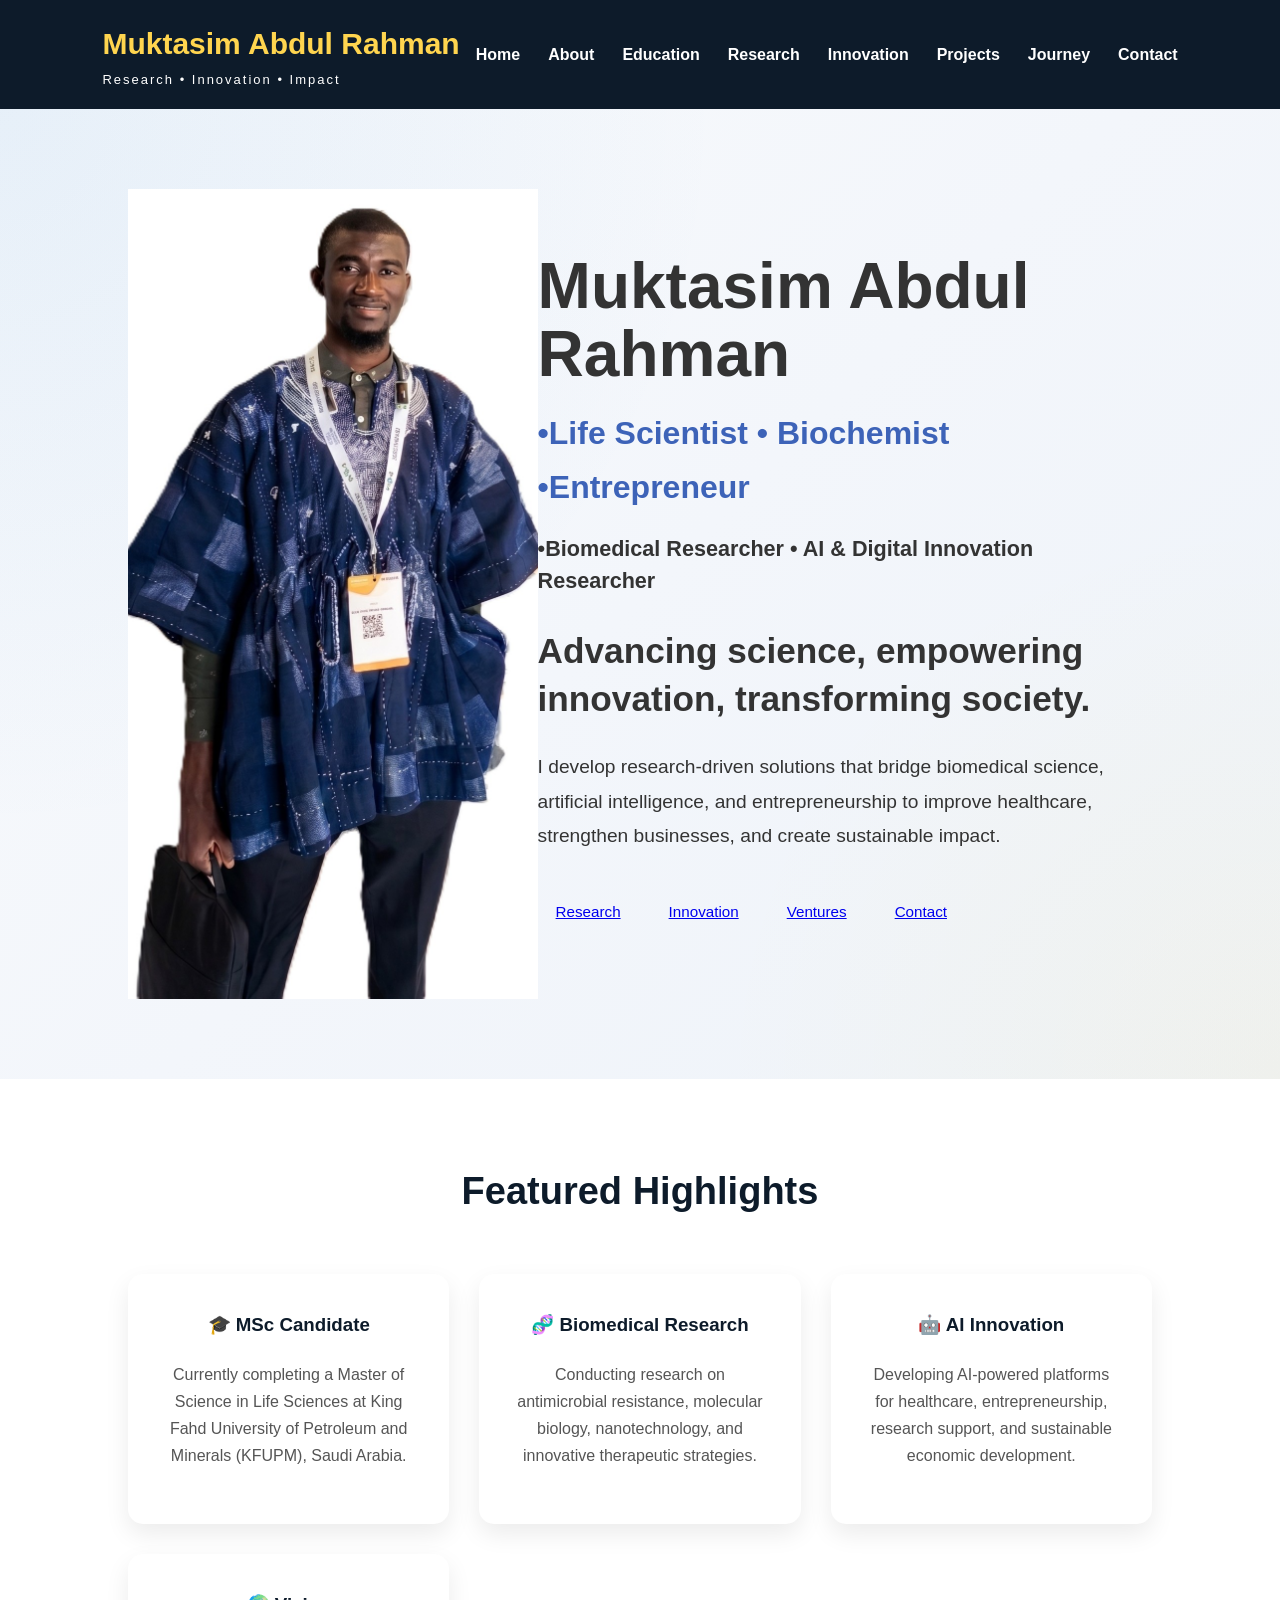
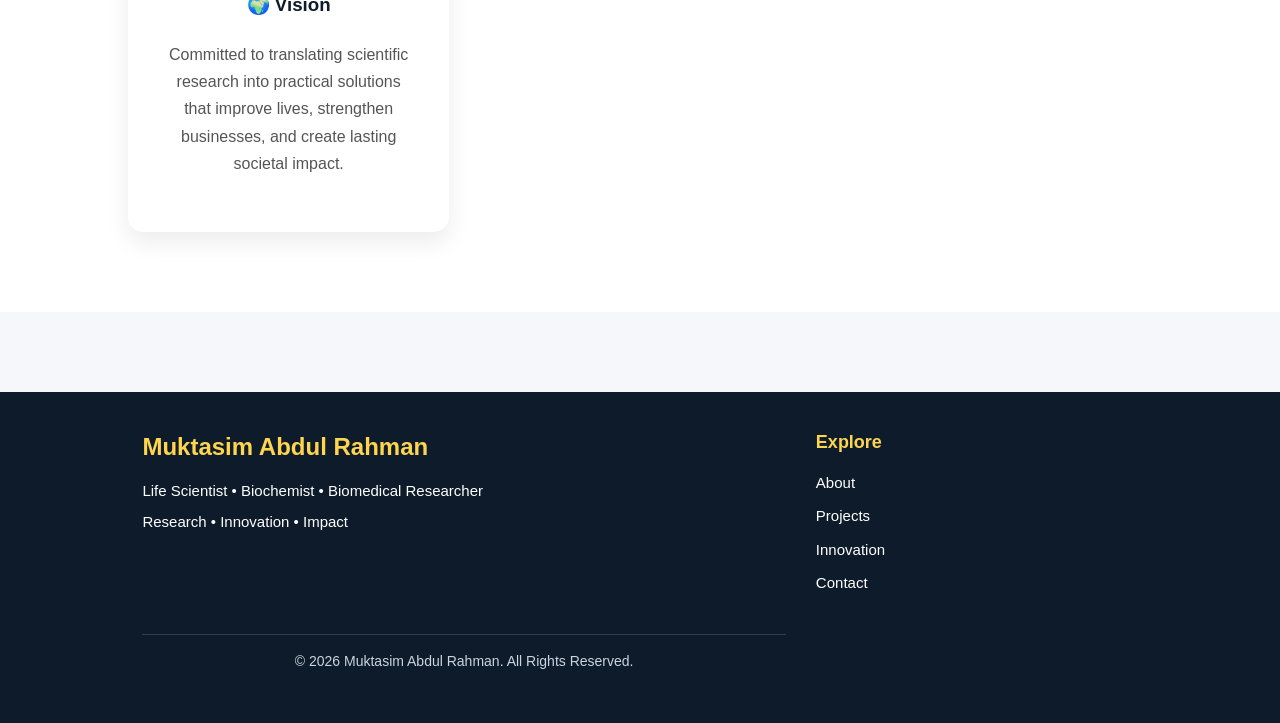
<file: index.html>
<!DOCTYPE html>
<html lang="en">
<head>
    <!-- Google tag (gtag.js) -->
<script async src="https://www.googletagmanager.com/gtag/js?id=G-F3SCYY7N7Z"></script>
<script>
  window.dataLayer = window.dataLayer || [];
  function gtag(){dataLayer.push(arguments);}
  gtag('js', new Date());

  gtag('config', 'G-F3SCYY7N7Z');
</script>
    <meta charset="UTF-8">
    <meta name="viewport" content="width=device-width, initial-scale=1.0">
    <title>Muktasim Abdul Rahman</title>
    <link rel="stylesheet" href="css/style.css">
</head>
<body>

    <header>

    <div class="brand">

        <h1>Muktasim Abdul Rahman</h1>

        <p>Research • Innovation • Impact</p>

    </div>

    <button class="menu-toggle">

        ☰

    </button>

    <nav>

<ul>

<li><a href="index.html">Home</a></li>

<li><a href="about.html">About</a></li>

<li><a href="education.html">Education</a></li>

<li><a href="research.html">Research</a></li>

<li><a href="innovation.html">Innovation</a></li>

<li><a href="projects.html">Projects</a></li>

<li><a href="journey.html">Journey</a></li>

<li><a href="contact.html">Contact</a></li>

</ul>

</nav>
</header>

    <main>

        <section class="hero">

    <!-- LEFT -->

    <div class="hero-image">

        <img src="images/profile.jpg"
             alt="Muktasim Abdul Rahman">

    </div>


    <!-- RIGHT -->

    <div class="hero-content">

        <h1>Muktasim Abdul Rahman</h1>

        <h2>•Life Scientist • Biochemist •Entrepreneur</h2>

        <h3>
            •Biomedical Researcher • AI & Digital Innovation Researcher
        </h3>

        <p class="tagline">

            Advancing science, empowering innovation,
            transforming society.

        </p>

        <p class="intro">

            I develop research-driven solutions that bridge
            biomedical science, artificial intelligence,
            and entrepreneurship to improve healthcare,
            strengthen businesses, and create sustainable impact.

        </p>

        <div class="buttons">

            <a href="#">Research</a>

            <a href="#">Innovation</a>

            <a href="#">Ventures</a>

            <a href="#">Contact</a>

        </div>

    </div>

</section>
  
<!-- ===========================
     FEATURED ACHIEVEMENTS
=========================== -->

<section id="highlights">

    <h2>Featured Highlights</h2>

    <div class="highlight-container">

        <div class="card">

            <h3>🎓 MSc Candidate</h3>

            <p>
                Currently completing a Master of Science in Life Sciences
                at King Fahd University of Petroleum and Minerals (KFUPM),
                Saudi Arabia.
            </p>

        </div>

        <div class="card">

            <h3>🧬 Biomedical Research</h3>

            <p>
                Conducting research on antimicrobial resistance,
                molecular biology, nanotechnology, and innovative
                therapeutic strategies.
            </p>

        </div>

        <div class="card">

            <h3>🤖 AI Innovation</h3>

            <p>
                Developing AI-powered platforms for healthcare,
                entrepreneurship, research support, and sustainable
                economic development.
            </p>

        </div>

        <div class="card">

            <h3>🌍 Vision</h3>

            <p>
                Committed to translating scientific research into
                practical solutions that improve lives, strengthen
                businesses, and create lasting societal impact.
            </p>

        </div>

    </div>

</section>

    </main>

    <footer>

<div class="footer-container">

<div class="footer-left">

<h3>Muktasim Abdul Rahman</h3>

<p>

Life Scientist • Biochemist • Biomedical Researcher

</p>

<p>

Research • Innovation • Impact

</p>

</div>

<div class="footer-middle">

    <h4>Explore</h4>

    <a href="about.html">About</a>

    <a href="projects.html">Projects</a>

    <a href="innovation.html">Innovation</a>

    <a href="contact.html">Contact</a>

</div>

<div class="footer-bottom">

<p>

© 2026 Muktasim Abdul Rahman. All Rights Reserved.

</p>

</div>

</footer>
<script src="js/navigation.js"></script>
  
</body>
</html>
</file>
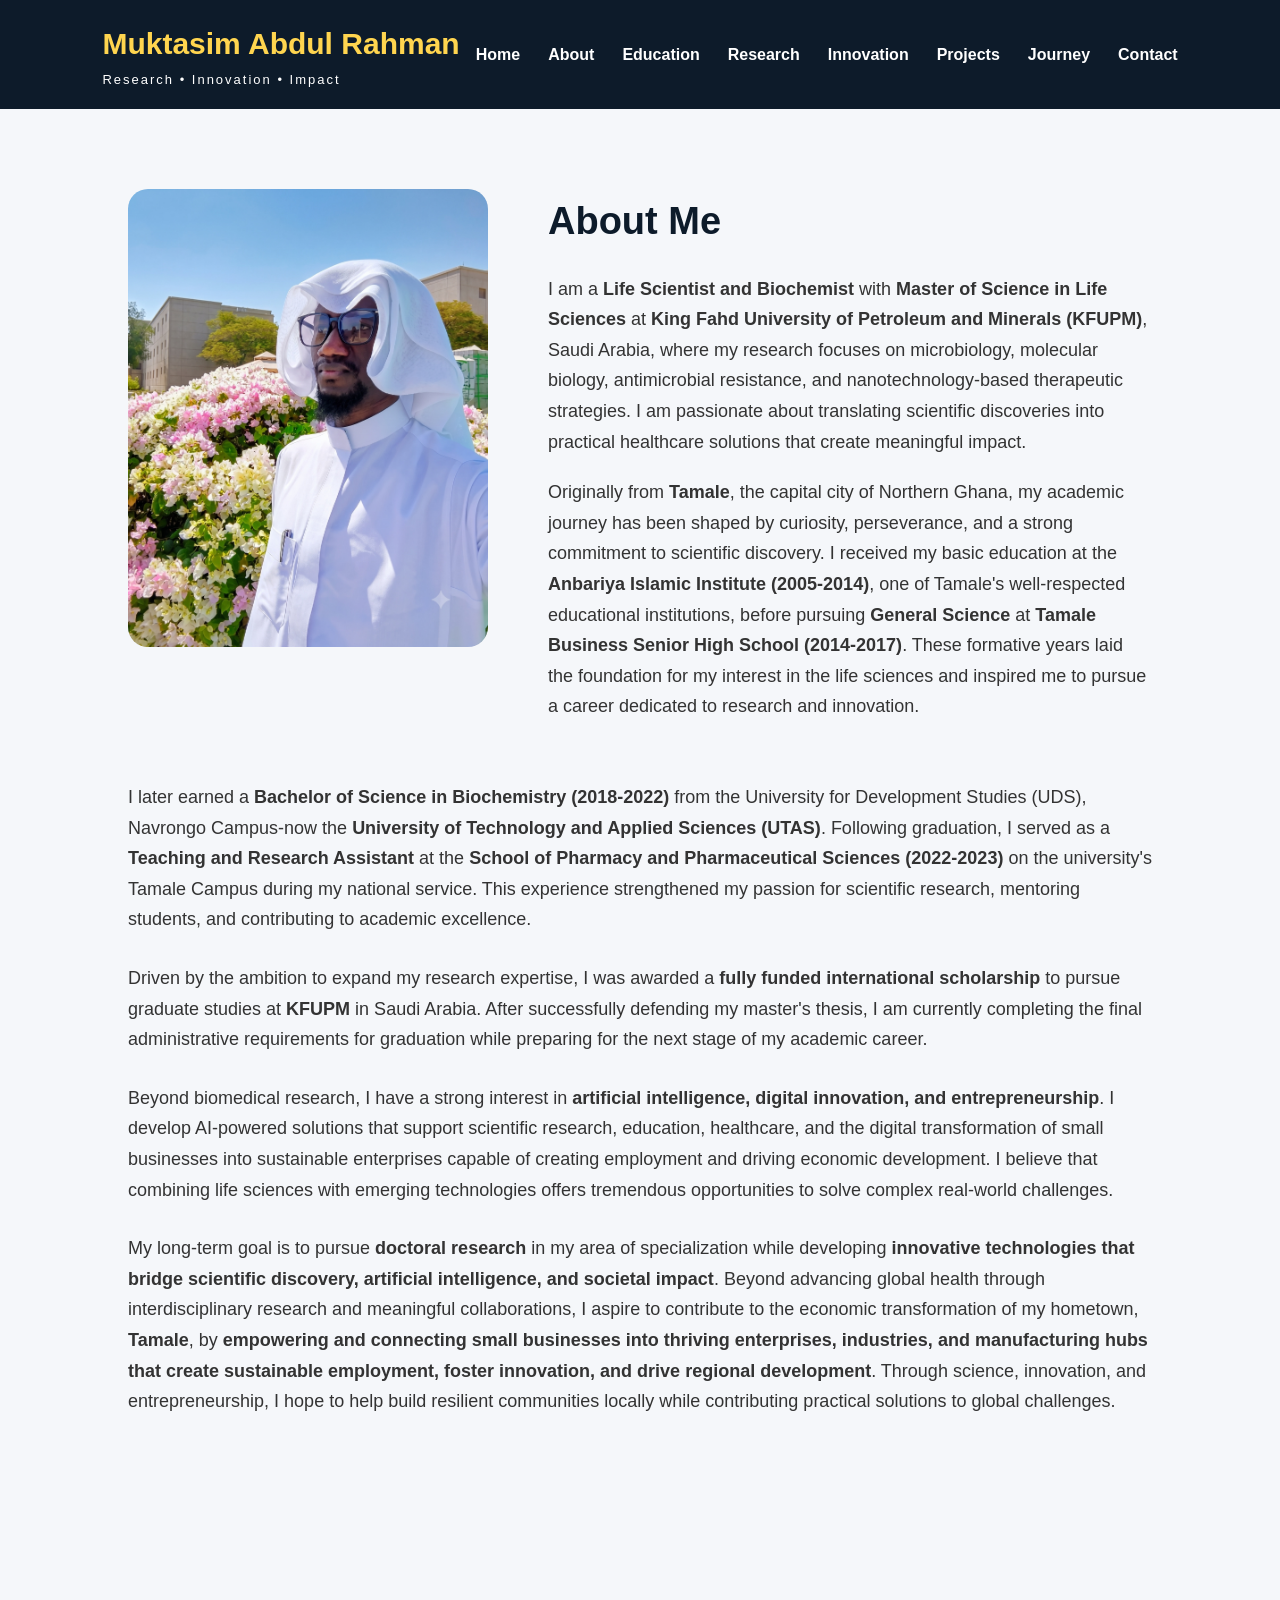
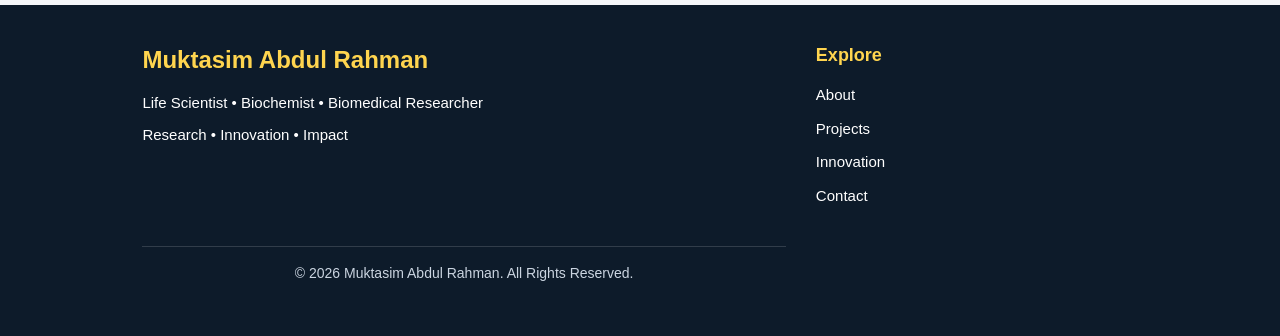
<file: about.html>
<!DOCTYPE html>
<html lang="en">
<head>
    <meta charset="UTF-8">
    <meta name="viewport" content="width=device-width, initial-scale=1.0">
    <title>About | Muktasim Abdul Rahman</title>
    <link rel="stylesheet" href="css/style.css">
</head>
<body>
    <header>

    <div class="brand">

        <h1>Muktasim Abdul Rahman</h1>

        <p>Research • Innovation • Impact</p>

    </div>

    <button class="menu-toggle">

        ☰

    </button>

    <nav>

<ul>

<li><a href="index.html">Home</a></li>

<li><a href="about.html">About</a></li>

<li><a href="education.html">Education</a></li>

<li><a href="research.html">Research</a></li>

<li><a href="innovation.html">Innovation</a></li>

<li><a href="projects.html">Projects</a></li>

<li><a href="journey.html">Journey</a></li>

<li><a href="contact.html">Contact</a></li>

</ul>

</nav>
</header>
<main>
    <section id="about" class="about-section">

    <div class="about-top">

        <div class="about-image">
            <img src="images/about.jpg" alt="Muktasim Abdul Rahman">
        </div>

        <div class="about-intro">

            <h2>About Me</h2>

            <p>
                I am a <strong>Life Scientist and Biochemist</strong> with
             <strong>Master of Science in Life Sciences</strong> at
                <strong>King Fahd University of Petroleum and Minerals (KFUPM)</strong>,
                Saudi Arabia, where my research focuses on microbiology, molecular biology, 
                antimicrobial resistance, and nanotechnology-based therapeutic strategies. I am passionate about translating scientific discoveries into practical healthcare solutions that create meaningful impact.
            </p>

            <p>
               Originally from <strong>Tamale</strong>, the capital city of Northern Ghana, my academic journey 
               has been shaped by curiosity, perseverance, and a strong commitment to 
               scientific discovery. I received my basic education at the <strong>Anbariya Islamic Institute (2005-2014)</strong>, 
               one of Tamale's well-respected educational institutions, before pursuing <strong>General Science</strong> 
               at <strong>Tamale Business Senior High School (2014-2017)</strong>. These formative years 
               laid the foundation for my interest in the life sciences and inspired me to pursue a career dedicated to research and innovation. 
                
            </p>

        </div>
    </div>
    
    <div class="about-content">

            <p>
                I later earned a <strong>Bachelor of Science in Biochemistry (2018-2022)</strong> from the University for Development Studies (UDS), Navrongo Campus-now the 
                <strong>University of Technology and Applied Sciences (UTAS)</strong>. Following graduation, I served as a <strong>Teaching and Research Assistant</strong> at the 
                <strong>School of Pharmacy and Pharmaceutical Sciences (2022-2023)</strong> on the university's Tamale Campus during my national service. 
                This experience strengthened my passion for scientific research, mentoring students, and contributing to academic excellence.
            </p>

            <p>
                Driven by the ambition to expand my research expertise, I was awarded a <strong>fully funded international scholarship</strong> to pursue graduate studies at 
                <strong>KFUPM</strong> in Saudi Arabia. After successfully defending my master's thesis, I am currently completing the 
                final administrative requirements for graduation while preparing for the next stage of my academic career.
             
            </p>
            <p>
                Beyond biomedical research, I have a strong interest in
                <strong>artificial intelligence, digital innovation, and entrepreneurship</strong>.
                I develop AI-powered solutions that support scientific research, education,
                healthcare, and the digital transformation of small businesses into
                sustainable enterprises capable of creating employment and driving economic
                development. I believe that combining life sciences with emerging technologies
                offers tremendous opportunities to solve complex real-world challenges.
            </p>

            <p>
                My long-term goal is to pursue <strong>doctoral research</strong> in my area of specialization while developing <strong>innovative
                technologies that bridge scientific discovery, artificial intelligence, and
                societal impact</strong>. Beyond advancing global health through interdisciplinary
                research and meaningful collaborations, I aspire to contribute to the
                economic transformation of my hometown, <strong>Tamale</strong>, by <strong>empowering
                and connecting small businesses into thriving enterprises, industries, and
                manufacturing hubs that create sustainable employment, foster innovation,
                and drive regional development</strong>. Through science, innovation, and
                entrepreneurship, I hope to help build resilient communities locally while
                contributing practical solutions to global challenges.
            </p>

    </div>


</main>

<footer>

<div class="footer-container">

<div class="footer-left">

<h3>Muktasim Abdul Rahman</h3>

<p>

Life Scientist • Biochemist • Biomedical Researcher

</p>

<p>

Research • Innovation • Impact

</p>

</div>

<div class="footer-middle">

    <h4>Explore</h4>

    <a href="about.html">About</a>

    <a href="projects.html">Projects</a>

    <a href="innovation.html">Innovation</a>

    <a href="contact.html">Contact</a>

</div>

<div class="footer-bottom">

<p>

© 2026 Muktasim Abdul Rahman. All Rights Reserved.

</p>

</div>

</footer>
<script src="js/navigation.js"></script>
</body>
</html>
</file>
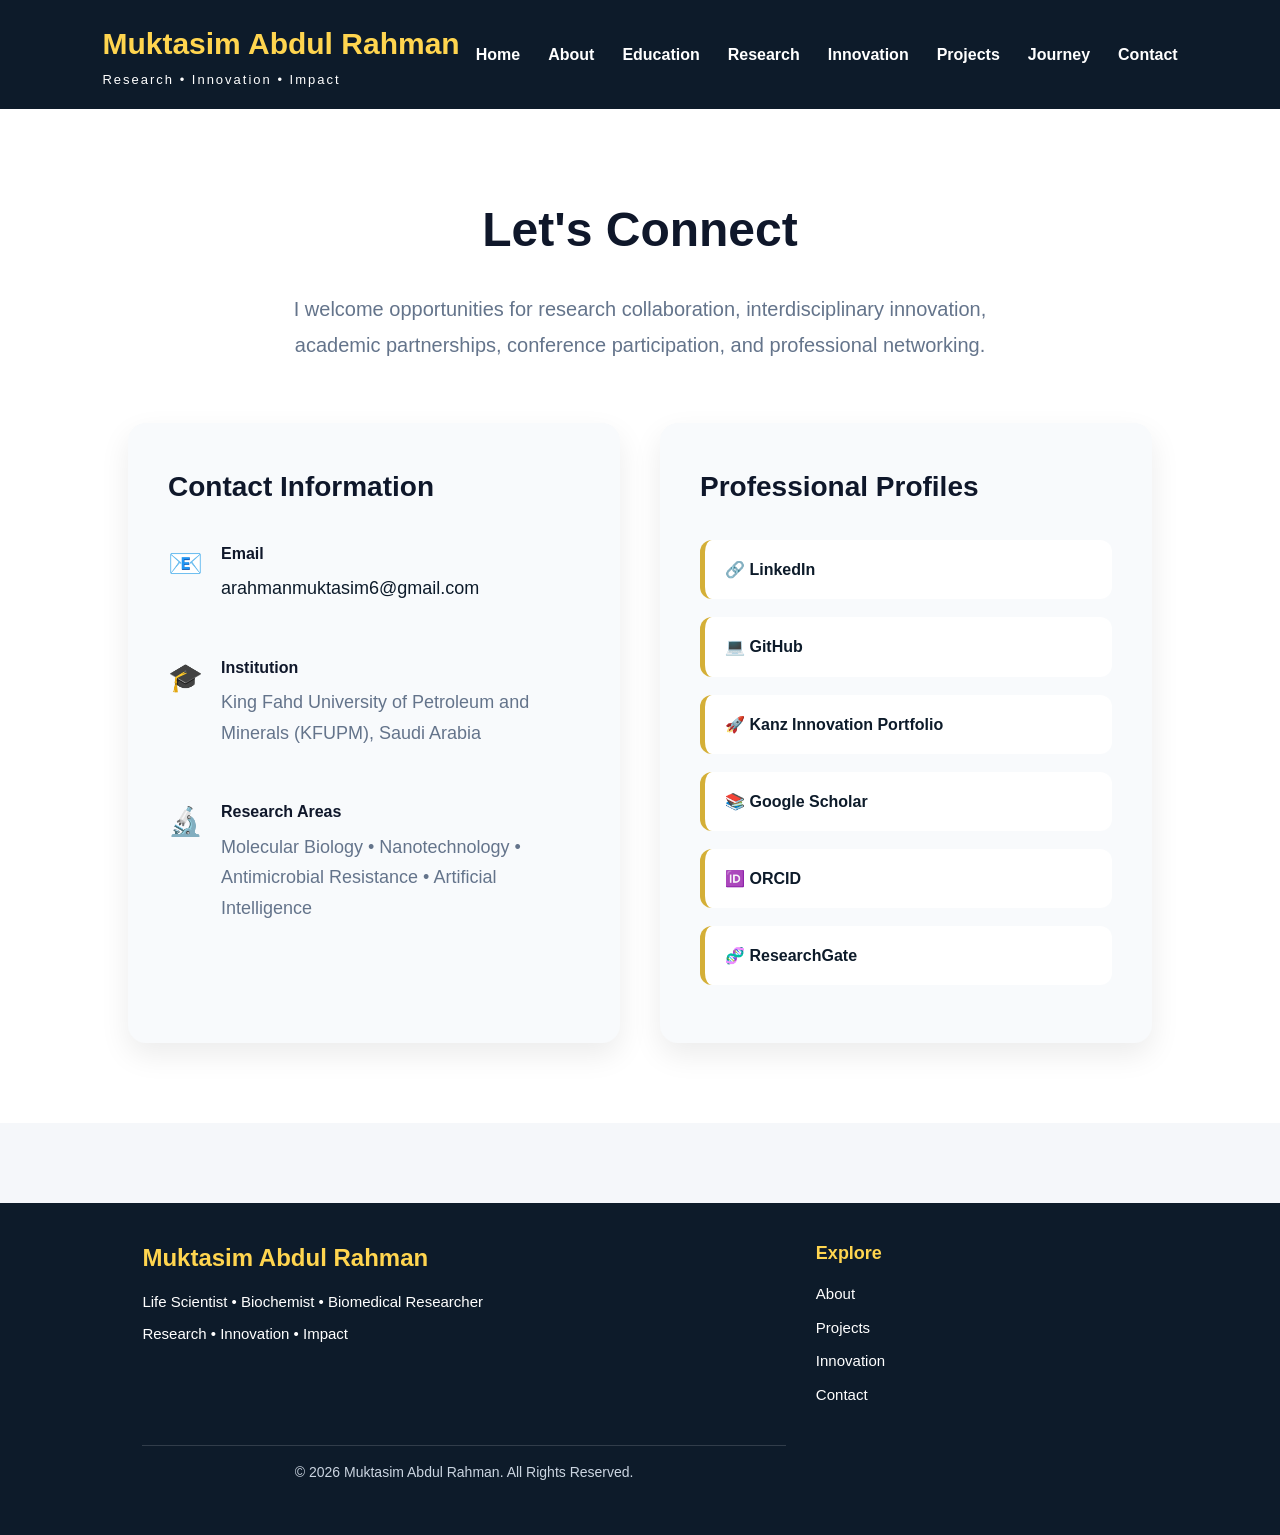
<file: contact.html>
<!DOCTYPE html>
<html lang="en">
<head>
    <meta charset="UTF-8">
    <meta name="viewport" content="width=device-width, initial-scale=1.0">
    <title>Contact | Muktasim Abdul Rahman</title>
    <link rel="stylesheet" href="css/style.css">
</head>
<body>
    <header>

    <div class="brand">

        <h1>Muktasim Abdul Rahman</h1>

        <p>Research • Innovation • Impact</p>

    </div>

    <button class="menu-toggle">

        ☰

    </button>

    <nav>

<ul>

<li><a href="index.html">Home</a></li>

<li><a href="about.html">About</a></li>

<li><a href="education.html">Education</a></li>

<li><a href="research.html">Research</a></li>

<li><a href="innovation.html">Innovation</a></li>

<li><a href="projects.html">Projects</a></li>

<li><a href="journey.html">Journey</a></li>

<li><a href="contact.html">Contact</a></li>

</ul>

</nav>
</header>

<main>
<!-- ==========================================
                CONTACT
========================================== -->

<section id="contact">

    <div class="section-title">

        <h2>Let's Connect</h2>

        <p>

            I welcome opportunities for research collaboration,
            interdisciplinary innovation, academic partnerships,
            conference participation, and professional networking.

        </p>

    </div>

    <div class="contact-container">

        <!-- Left Side -->

        <div class="contact-card">

            <h3>Contact Information</h3>

            <div class="contact-item">

                <span>📧</span>

                <div>

                    <strong>Email</strong>

                    <p>
                        <a href="mailto:arahmanmuktasim6@gmail.com">
                            arahmanmuktasim6@gmail.com
                        </a>
                    </p>

                </div>

            </div>

            <div class="contact-item">

                <span>🎓</span>

                <div>

                    <strong>Institution</strong>

                    <p>
                        King Fahd University of Petroleum and Minerals (KFUPM),
                        Saudi Arabia
                    </p>

                </div>

            </div>

            <div class="contact-item">

                <span>🔬</span>

                <div>

                    <strong>Research Areas</strong>

                    <p>

                        Molecular Biology • Nanotechnology •
                        Antimicrobial Resistance • Artificial Intelligence

                    </p>

                </div>

            </div>

        </div>

        <!-- Right Side -->

        <div class="contact-card">

            <h3>Professional Profiles</h3>

            <a href="https://www.linkedin.com/in/muktasim-abdul-rahman-7b87a3268/" target="_blank" class="contact-link">

                🔗 LinkedIn

            </a>

            <a href="https://github.com/Muktasim334" target="_blank" class="contact-link">

                💻 GitHub

            </a>

            <a href="https://try.ka.nz/ai/muktasimabdulrahman"
               target="_blank"
               class="contact-link">

                🚀 Kanz Innovation Portfolio

            </a>

            <a href="https://scholar.google.com/citations?view_op=new_profile&hl=en"
               target="_blank"
               class="contact-link">

                📚 Google Scholar

            </a>

            <a href="https://orcid.org/0009-0008-1989-9892"
               target="_blank"
               class="contact-link">

                🆔 ORCID

            </a>

            <a href="https://www.researchgate.net/profile/Muktasim-Abdul-Rahman?ev=hdr_xprf"
               target="_blank"
               class="contact-link">

                🧬 ResearchGate

            </a>

        </div>

    </div>

</section>

</main>

<footer>

<div class="footer-container">

<div class="footer-left">

<h3>Muktasim Abdul Rahman</h3>

<p>

Life Scientist • Biochemist • Biomedical Researcher

</p>

<p>

Research • Innovation • Impact

</p>

</div>

<div class="footer-middle">

    <h4>Explore</h4>

    <a href="about.html">About</a>

    <a href="projects.html">Projects</a>

    <a href="innovation.html">Innovation</a>

    <a href="contact.html">Contact</a>

</div>

<div class="footer-bottom">

<p>

© 2026 Muktasim Abdul Rahman. All Rights Reserved.

</p>

</div>

</footer> 
<script src="js/navigation.js"></script>   
</body>
</html>
</file>
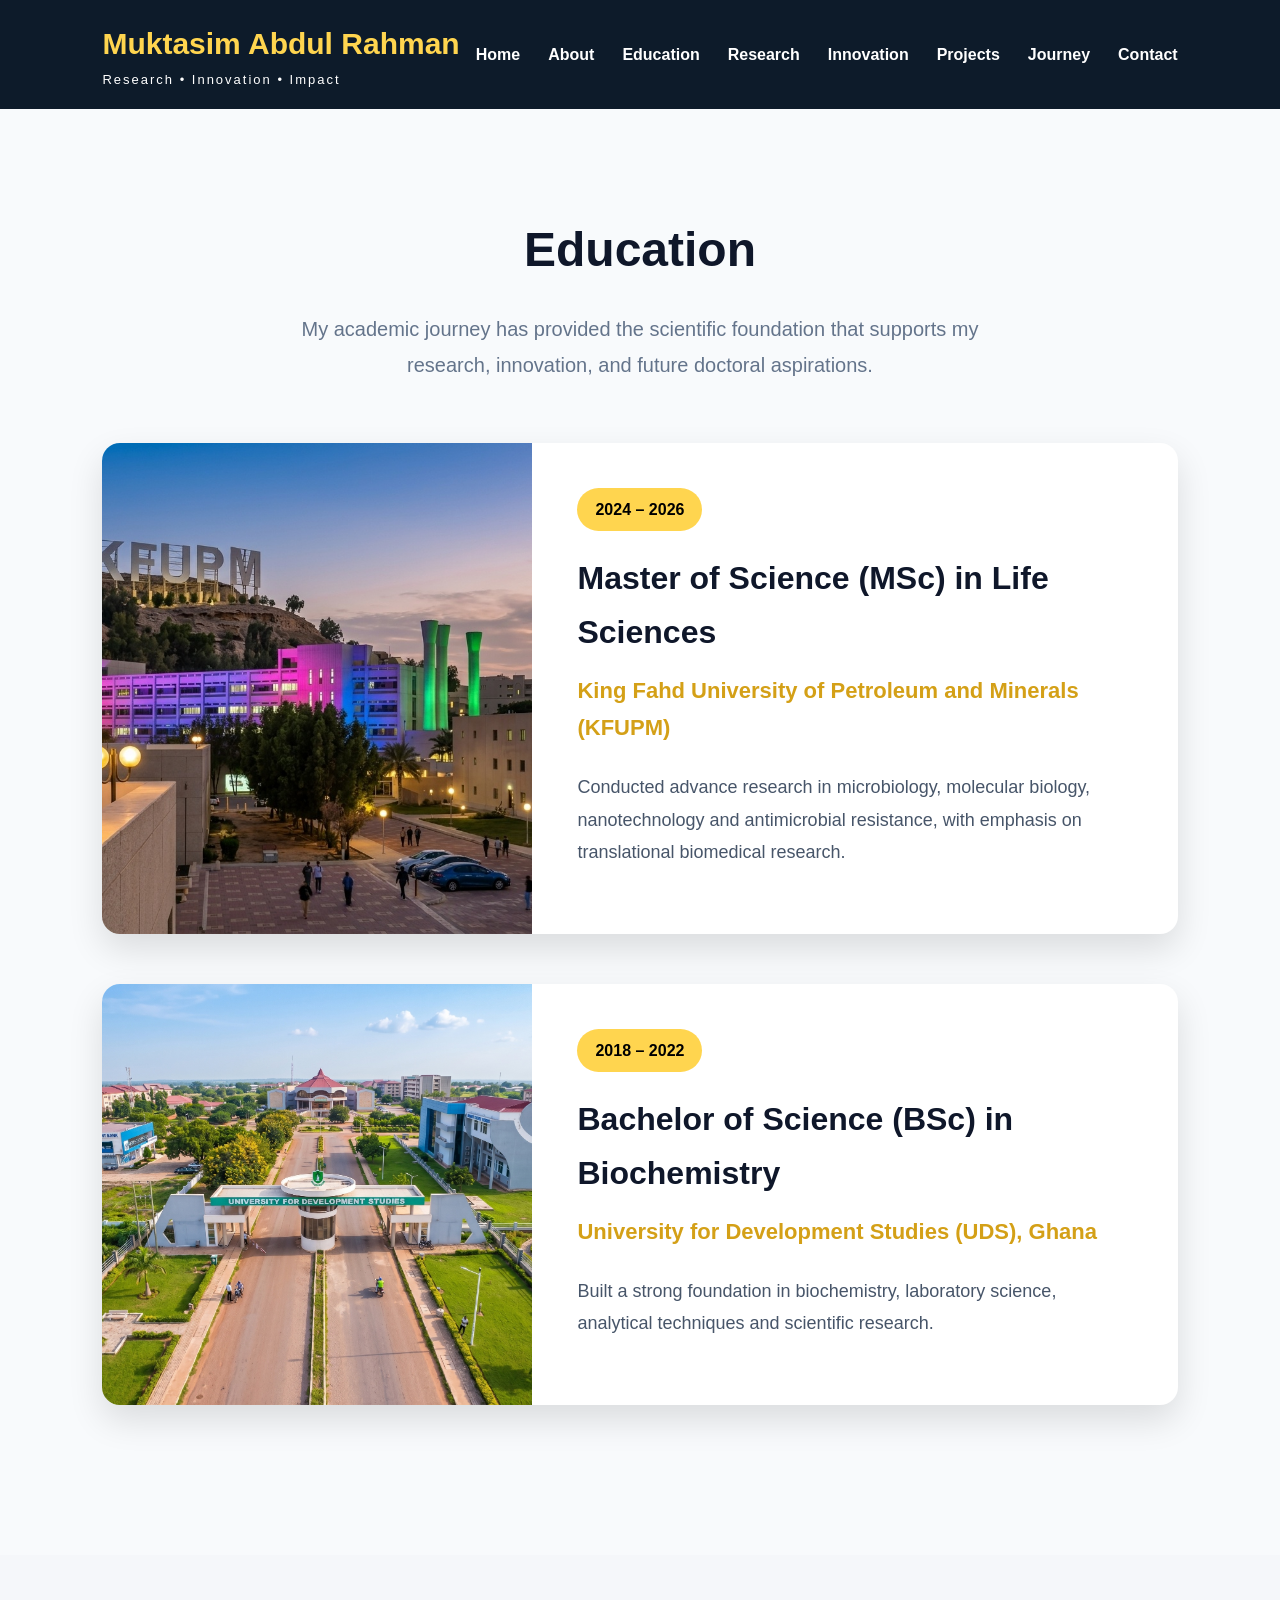
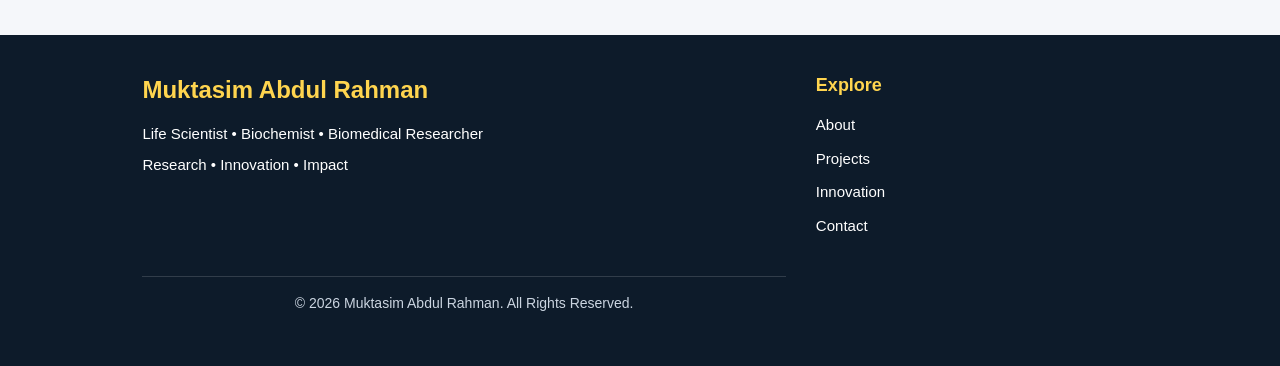
<file: education.html>
<!DOCTYPE html>
<html lang="en">
<head>
    <meta charset="UTF-8">
    <meta name="viewport" content="width=device-width, initial-scale=1.0">
    <title>Education | Muktasim Abdul Rahman</title>
    <link rel="stylesheet" href="css/style.css">
</head>
<body>
    <header>

    <div class="brand">

        <h1>Muktasim Abdul Rahman</h1>

        <p>Research • Innovation • Impact</p>

    </div>

    <button class="menu-toggle">

        ☰

    </button>

    <nav>

<ul>

<li><a href="index.html">Home</a></li>

<li><a href="about.html">About</a></li>

<li><a href="education.html">Education</a></li>

<li><a href="research.html">Research</a></li>

<li><a href="innovation.html">Innovation</a></li>

<li><a href="projects.html">Projects</a></li>

<li><a href="journey.html">Journey</a></li>

<li><a href="contact.html">Contact</a></li>

</ul>

</nav>
</header>

<main>
  <!-- ===========================
     EDUCATION
=========================== -->
<section id="education" class="education">

    <div class="section-title">
        <h2>Education</h2>

        <p>
            My academic journey has provided the scientific foundation
            that supports my research, innovation, and future doctoral aspirations.
        </p>
    </div>


    <!-- KFUPM -->

    <div class="edu-card">

        <div class="edu-image">
            <img src="images/kfupm.jpg"
                 alt="King Fahd University of Petroleum and Minerals">
        </div>

        <div class="edu-content">

            <span class="edu-year">
                2024 – 2026
            </span>

            <h3>
                Master of Science (MSc) in Life Sciences
            </h3>

            <h4>
                King Fahd University of Petroleum and Minerals (KFUPM)
            </h4>

            <p>
                Conducted advance research in microbiology,
                molecular biology, nanotechnology and antimicrobial resistance,
                with emphasis on translational biomedical research.
            </p>

        </div>

    </div>


    <!-- UDS -->

    <div class="edu-card">

        <div class="edu-image">
            <img src="images/uds.jpg"
                 alt="University for Development Studies">
        </div>

        <div class="edu-content">

            <span class="edu-year">
                2018 – 2022
            </span>

            <h3>
                Bachelor of Science (BSc) in Biochemistry
            </h3>

            <h4>
                University for Development Studies (UDS), Ghana
            </h4>

            <p>
                Built a strong foundation in biochemistry, laboratory science,
                analytical techniques and scientific research.
            </p>

        </div>

    </div>

</section>

</main>

<footer>

<div class="footer-container">

<div class="footer-left">

<h3>Muktasim Abdul Rahman</h3>

<p>

Life Scientist • Biochemist • Biomedical Researcher

</p>

<p>

Research • Innovation • Impact

</p>

</div>

<div class="footer-middle">

    <h4>Explore</h4>

    <a href="about.html">About</a>

    <a href="projects.html">Projects</a>

    <a href="innovation.html">Innovation</a>

    <a href="contact.html">Contact</a>

</div>


<div class="footer-bottom">

<p>

© 2026 Muktasim Abdul Rahman. All Rights Reserved.

</p>

</div>

</footer>
<script src="js/navigation.js"></script> 
</body>
</html>
</file>
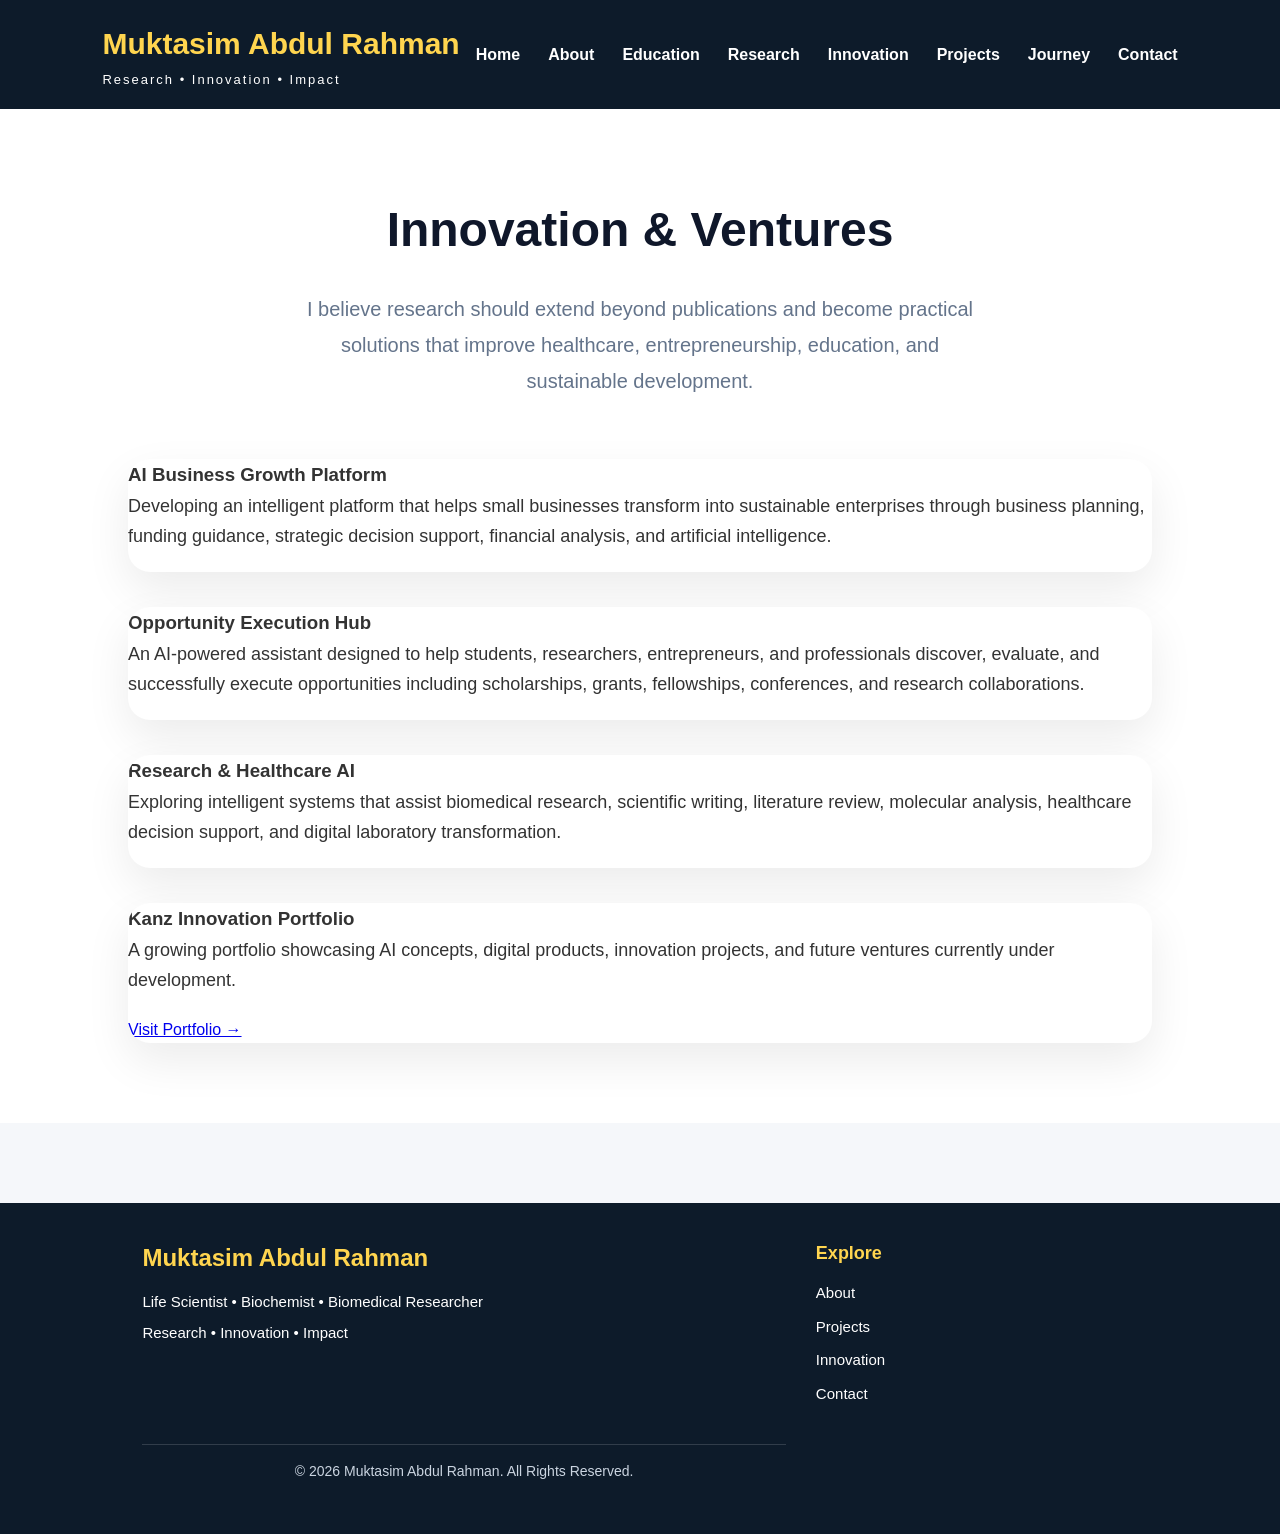
<file: innovation.html>
<!DOCTYPE html>
<html lang="en">
<head>
    <meta charset="UTF-8">
    <meta name="viewport" content="width=device-width, initial-scale=1.0">
    <title>Innovation & Ventures | Muktasim Abdul Rahman</title>
    <link rel="stylesheet" href="css/style.css">
</head>
<body>
    <header>

    <div class="brand">

        <h1>Muktasim Abdul Rahman</h1>

        <p>Research • Innovation • Impact</p>

    </div>

    <button class="menu-toggle">

        ☰

    </button>

    <nav>

<ul>

<li><a href="index.html">Home</a></li>

<li><a href="about.html">About</a></li>

<li><a href="education.html">Education</a></li>

<li><a href="research.html">Research</a></li>

<li><a href="innovation.html">Innovation</a></li>

<li><a href="projects.html">Projects</a></li>

<li><a href="journey.html">Journey</a></li>

<li><a href="contact.html">Contact</a></li>

</ul>

</nav>
</header>
<main>
 <section id="innovation">
            <div class="section-title">

        <h2>Innovation & Ventures</h2>

        <p>

            I believe research should extend beyond publications and become
            practical solutions that improve healthcare, entrepreneurship,
            education, and sustainable development.

        </p>

    </div>

    <div class="innovation-grid">

        <!-- Venture 1 -->

        <div class="innovation-card">

            <h3>AI Business Growth Platform</h3>

            <p>

                Developing an intelligent platform that helps small businesses
                transform into sustainable enterprises through business
                planning, funding guidance, strategic decision support,
                financial analysis, and artificial intelligence.

            </p>

        </div>

        <!-- Venture 2 -->

        <div class="innovation-card">

            <h3>Opportunity Execution Hub</h3>

            <p>

                An AI-powered assistant designed to help students,
                researchers, entrepreneurs, and professionals discover,
                evaluate, and successfully execute opportunities including
                scholarships, grants, fellowships, conferences, and research
                collaborations.

            </p>

        </div>

        <!-- Venture 3 -->

        <div class="innovation-card">

            <h3>Research & Healthcare AI</h3>

            <p>

                Exploring intelligent systems that assist biomedical research,
                scientific writing, literature review, molecular analysis,
                healthcare decision support, and digital laboratory
                transformation.

            </p>

        </div>

        <!-- Venture 4 -->

        <div class="innovation-card">

            <h3>Kanz Innovation Portfolio</h3>

            <p>

                A growing portfolio showcasing AI concepts, digital products,
                innovation projects, and future ventures currently under
                development.

            </p>

            <a href="https://try.ka.nz/ai/muktasimabdulrahman"
               target="_blank">

                Visit Portfolio →

            </a>

        </div>

    </div>

        </section> 
</main>
 <footer>

<div class="footer-container">

<div class="footer-left">

<h3>Muktasim Abdul Rahman</h3>

<p>

Life Scientist • Biochemist • Biomedical Researcher

</p>

<p>

Research • Innovation • Impact

</p>

</div>

<div class="footer-middle">

    <h4>Explore</h4>

    <a href="about.html">About</a>

    <a href="projects.html">Projects</a>

    <a href="innovation.html">Innovation</a>

    <a href="contact.html">Contact</a>

</div>

<div class="footer-bottom">

<p>

© 2026 Muktasim Abdul Rahman. All Rights Reserved.

</p>

</div>

</footer>
<script src="js/navigation.js"></script>  
</body>
</html>
</file>
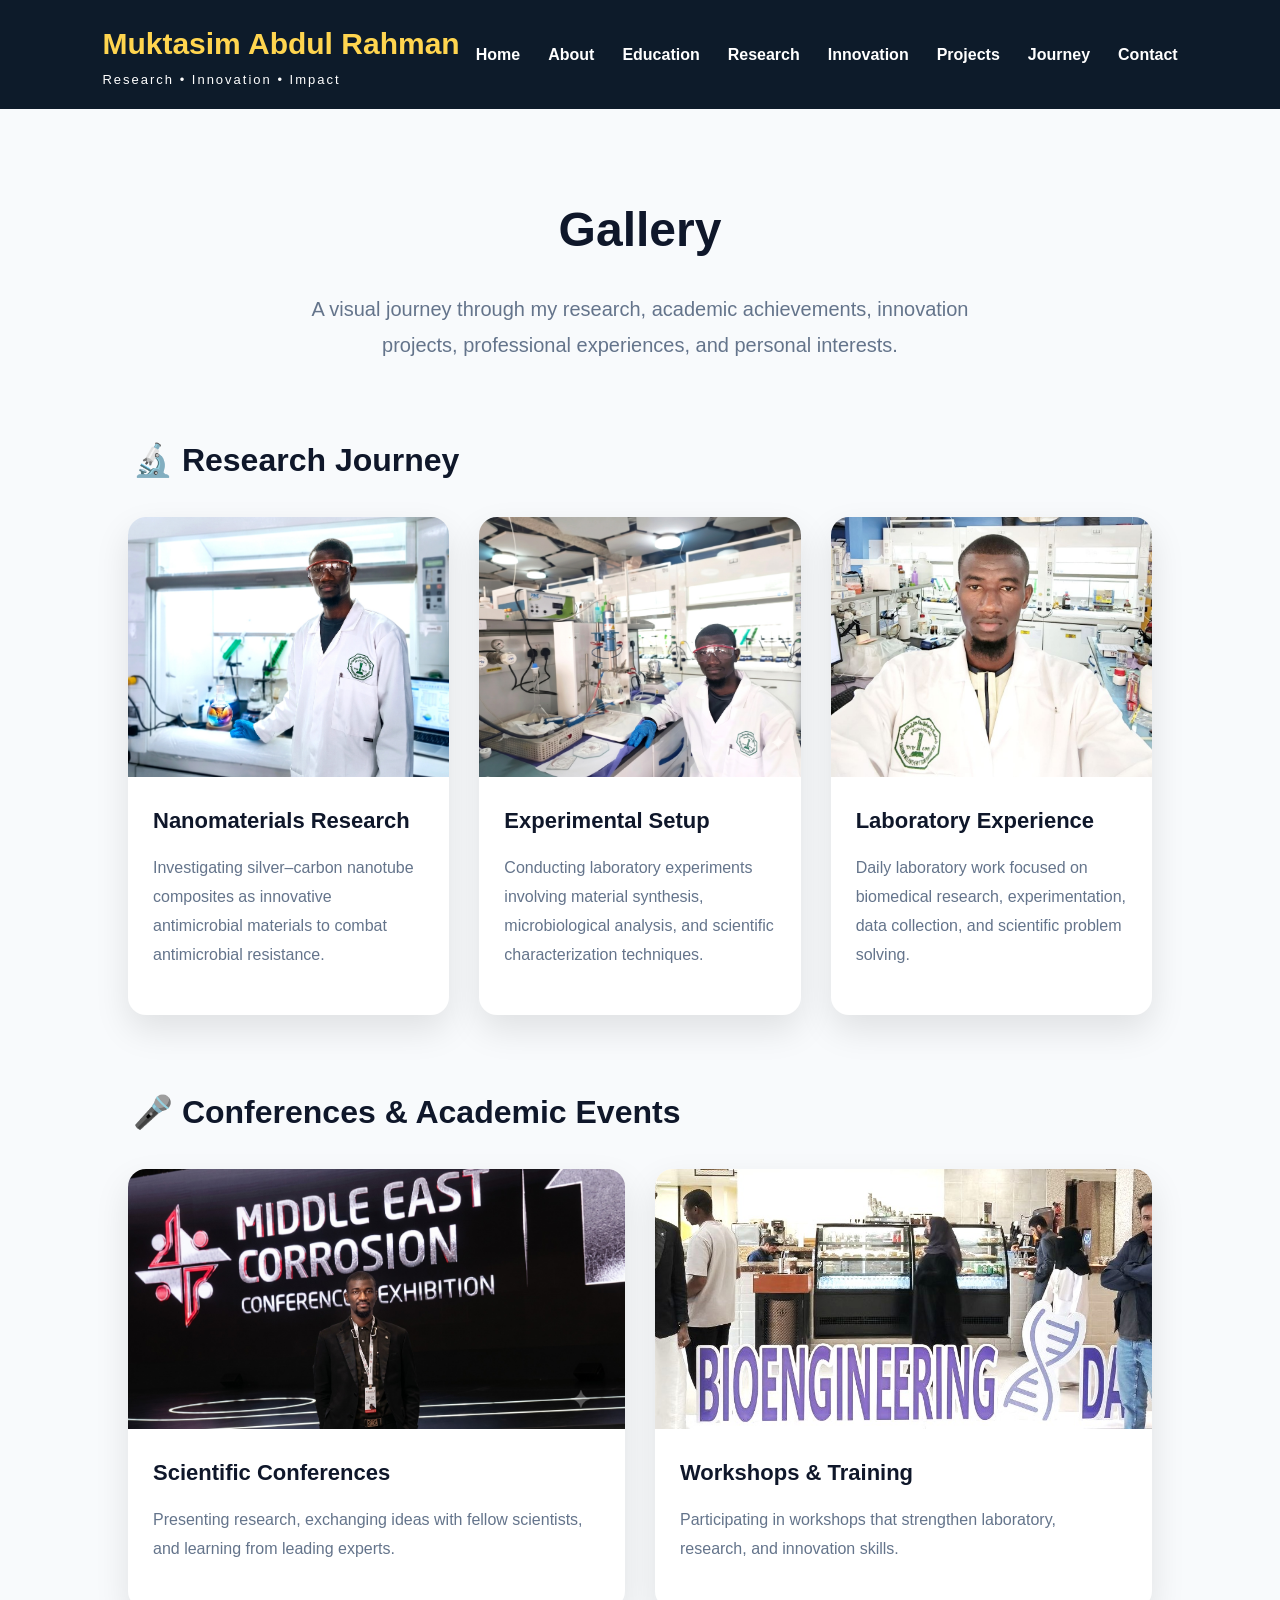
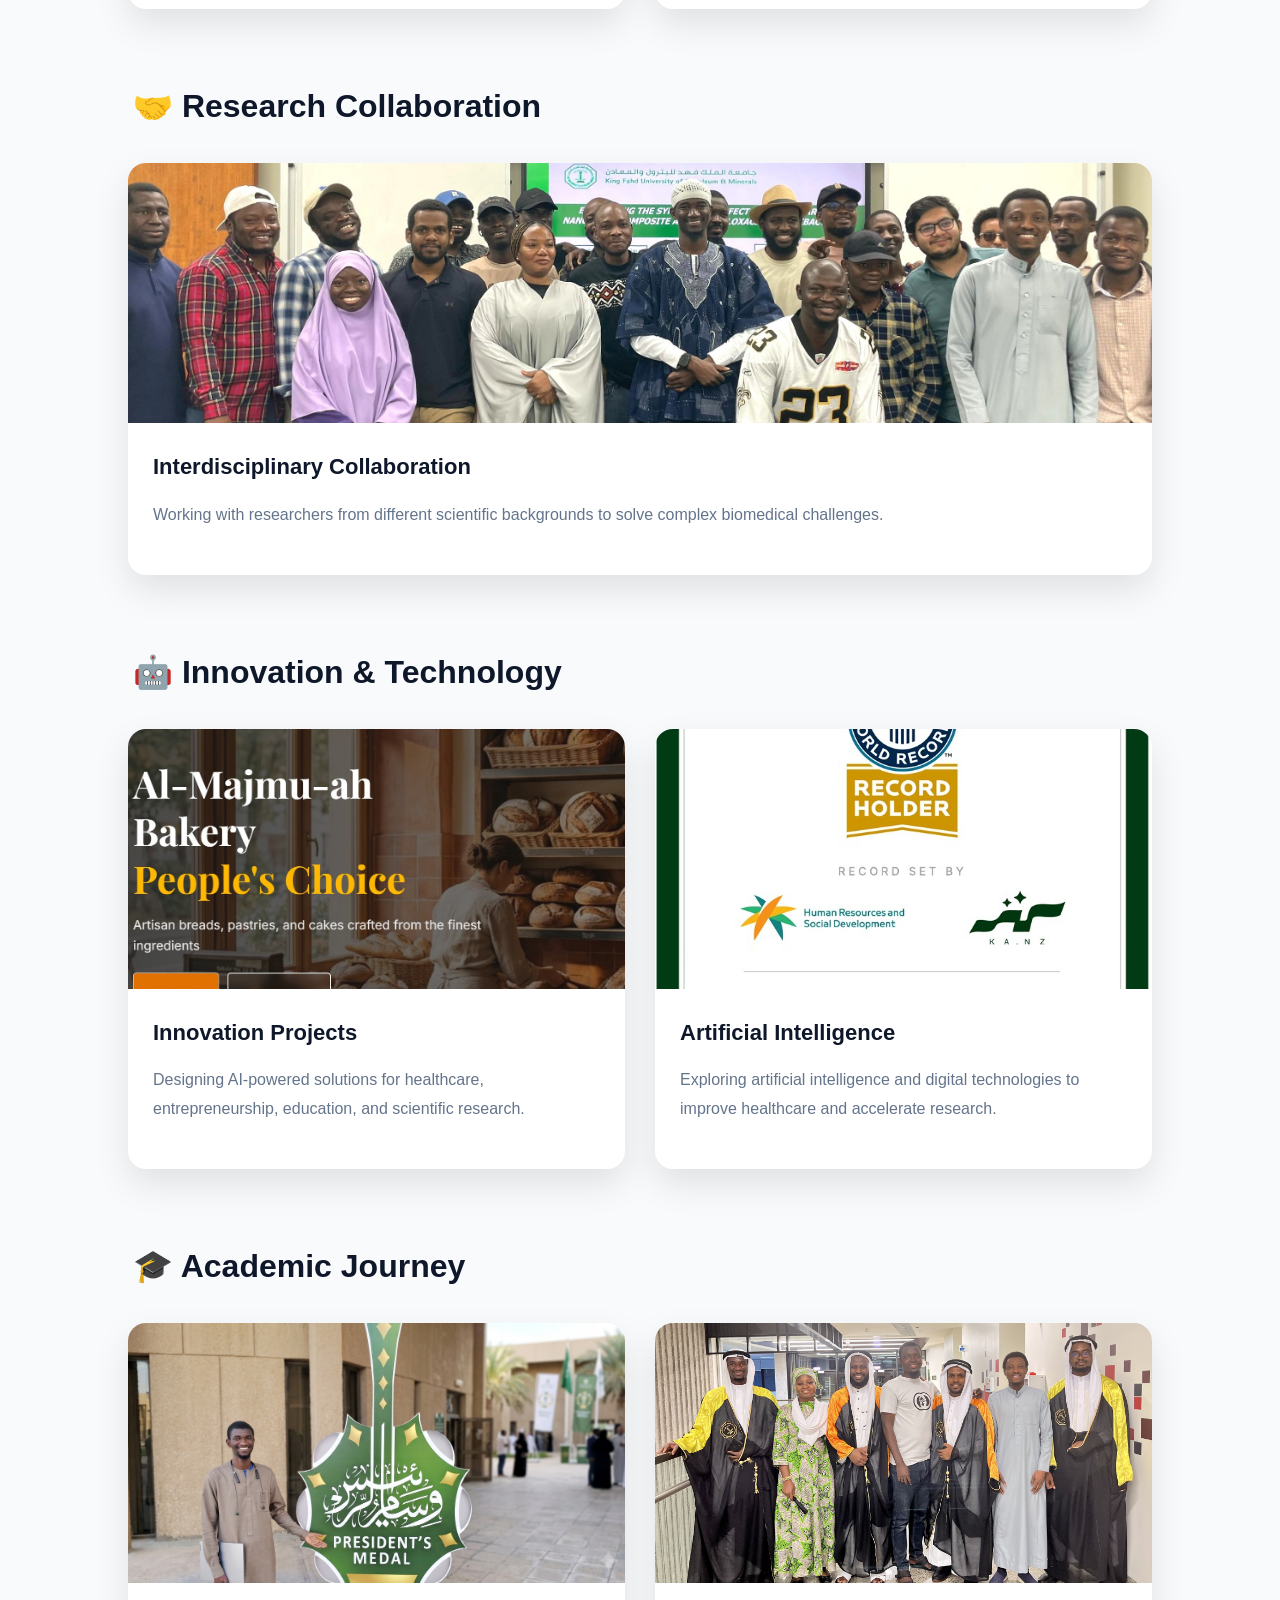
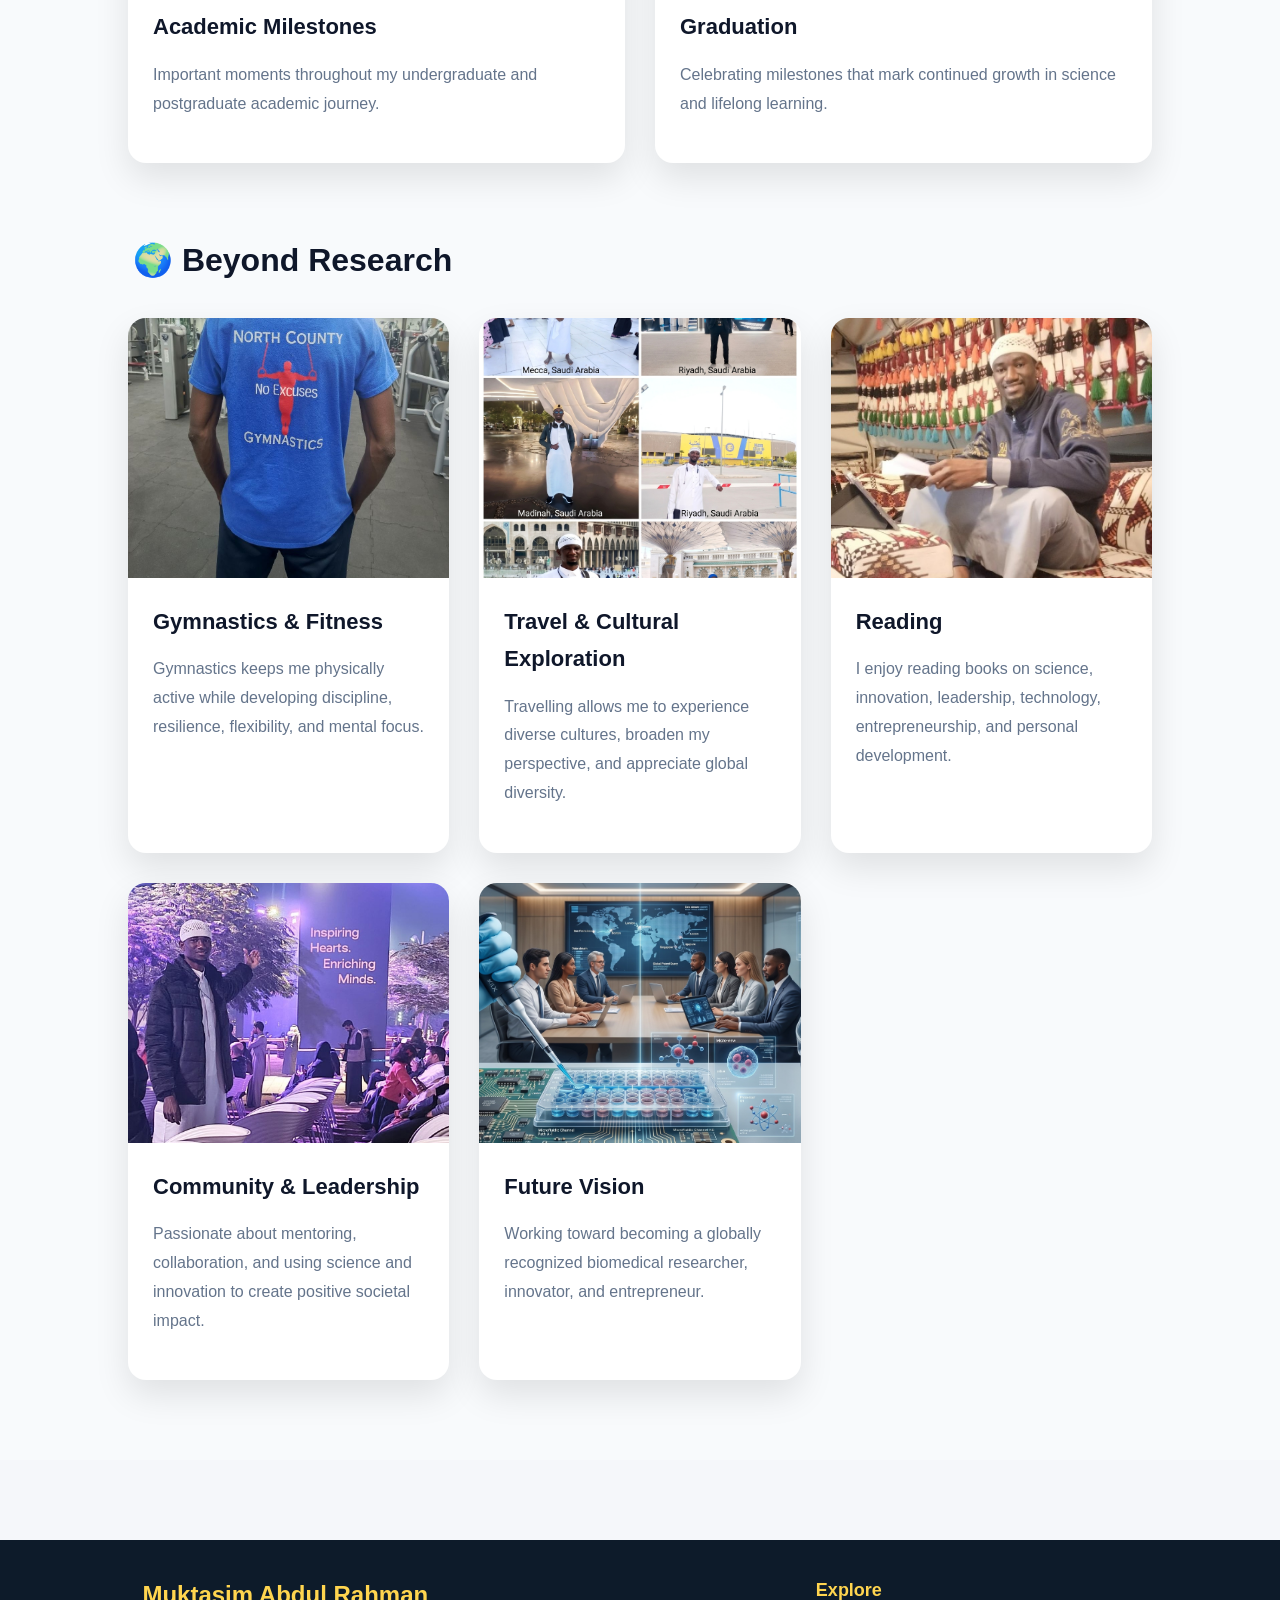
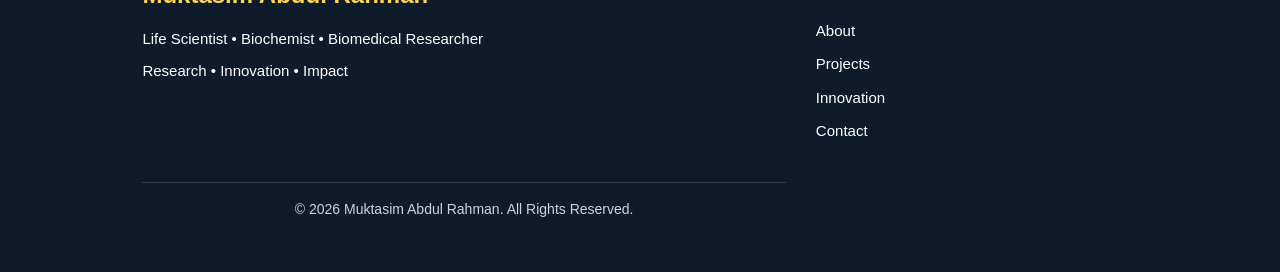
<file: journey.html>
<!DOCTYPE html>
<html lang="en">
<head>
    <meta charset="UTF-8">
    <meta name="viewport" content="width=device-width, initial-scale=1.0">
    <title>Journey | Muktasim Abdul Rahman</title>
    <link rel="stylesheet" href="css/style.css">
</head>
<body>
    <header>

    <div class="brand">

        <h1>Muktasim Abdul Rahman</h1>

        <p>Research • Innovation • Impact</p>

    </div>

    <button class="menu-toggle">

        ☰

    </button>

    <nav>

<ul>

<li><a href="index.html">Home</a></li>

<li><a href="about.html">About</a></li>

<li><a href="education.html">Education</a></li>

<li><a href="research.html">Research</a></li>

<li><a href="innovation.html">Innovation</a></li>

<li><a href="projects.html">Projects</a></li>

<li><a href="journey.html">Journey</a></li>

<li><a href="contact.html">Contact</a></li>

</ul>

</nav>
</header>

<main>
    <!-- ==========================================
                GALLERY
========================================== -->

<section id="gallery">

    <div class="section-title">

        <h2>Gallery</h2>

        <p>

            A visual journey through my research, academic achievements,
            innovation projects, professional experiences, and personal interests.

        </p>

    </div>

    <!-- ===========================
            RESEARCH JOURNEY
    ============================ -->

    <div class="gallery-category">

        <h3>🔬 Research Journey</h3>

        <div class="gallery-grid">

            <div class="gallery-card">

                <img src="images/research-1.jpg"
                     alt="Nanomaterials Research">

                <div class="gallery-content">

                    <h4>Nanomaterials Research</h4>

                    <p>

                        Investigating silver–carbon nanotube composites as
                        innovative antimicrobial materials to combat
                        antimicrobial resistance.

                    </p>

                </div>

            </div>


            <div class="gallery-card">

                <img src="images/research-2.jpg"
                     alt="Experimental Setup">

                <div class="gallery-content">

                    <h4>Experimental Setup</h4>

                    <p>

                        Conducting laboratory experiments involving material
                        synthesis, microbiological analysis, and scientific
                        characterization techniques.

                    </p>

                </div>

            </div>


            <div class="gallery-card">

                <img src="images/laboratory.jpg"
                     alt="Laboratory Experience">

                <div class="gallery-content">

                    <h4>Laboratory Experience</h4>

                    <p>

                        Daily laboratory work focused on biomedical research,
                        experimentation, data collection, and scientific
                        problem solving.

                    </p>

                </div>

            </div>

        </div>

    </div>


    <!-- ===========================
          CONFERENCES
    ============================ -->

    <div class="gallery-category">

        <h3>🎤 Conferences & Academic Events</h3>

        <div class="gallery-grid">

            <div class="gallery-card">

                <img src="images/conference.jpg"
                     alt="Conference">

                <div class="gallery-content">

                    <h4>Scientific Conferences</h4>

                    <p>

                        Presenting research, exchanging ideas with fellow
                        scientists, and learning from leading experts.

                    </p>

                </div>

            </div>


            <div class="gallery-card">

                <img src="images/workshop.jpg"
                     alt="Workshop">

                <div class="gallery-content">

                    <h4>Workshops & Training</h4>

                    <p>

                        Participating in workshops that strengthen laboratory,
                        research, and innovation skills.

                    </p>

                </div>

            </div>

        </div>

    </div>


    <!-- ===========================
        COLLABORATION
    ============================ -->

    <div class="gallery-category">

        <h3>🤝 Research Collaboration</h3>

        <div class="gallery-grid">

            <div class="gallery-card">

                <img src="images/collaboration.jpg"
                     alt="Research Collaboration">

                <div class="gallery-content">

                    <h4>Interdisciplinary Collaboration</h4>

                    <p>

                        Working with researchers from different scientific
                        backgrounds to solve complex biomedical challenges.

                    </p>

                </div>

            </div>

        </div>

    </div>


    <!-- ===========================
        INNOVATION
    ============================ -->

    <div class="gallery-category">

        <h3>🤖 Innovation & Technology</h3>

        <div class="gallery-grid">

            <div class="gallery-card">

                <img src="images/innovation.jpg"
                     alt="Innovation">

                <div class="gallery-content">

                    <h4>Innovation Projects</h4>

                    <p>

                        Designing AI-powered solutions for healthcare,
                        entrepreneurship, education, and scientific research.

                    </p>

                </div>

            </div>


            <div class="gallery-card">

                <img src="images/gwr.jpg"
                     alt="Technology">

                <div class="gallery-content">

                    <h4>Artificial Intelligence</h4>

                    <p>

                        Exploring artificial intelligence and digital
                        technologies to improve healthcare and accelerate
                        research.

                    </p>

                </div>

            </div>

        </div>

    </div>


    <!-- ===========================
      ACADEMIC JOURNEY
    ============================ -->

    <div class="gallery-category">

        <h3>🎓 Academic Journey</h3>

        <div class="gallery-grid">

            <div class="gallery-card">

                <img src="images/achievement.jpg"
                     alt="Academic Achievement">

                <div class="gallery-content">

                    <h4>Academic Milestones</h4>

                    <p>

                        Important moments throughout my undergraduate and
                        postgraduate academic journey.

                    </p>

                </div>

            </div>


            <div class="gallery-card">

                <img src="images/graduation.jpg"
                     alt="Graduation">

                <div class="gallery-content">

                    <h4>Graduation</h4>

                    <p>

                        Celebrating milestones that mark continued growth
                        in science and lifelong learning.

                    </p>

                </div>

            </div>

        </div>

    </div>


    <!-- ===========================
        PERSONAL INTERESTS
    ============================ -->

    <div class="gallery-category">

        <h3>🌍 Beyond Research</h3>

        <div class="gallery-grid">

            <div class="gallery-card">

                <img src="images/gymnanstics.jpg"
                     alt="Gymnastics">

                <div class="gallery-content">

                    <h4>Gymnastics & Fitness</h4>

                    <p>

                        Gymnastics keeps me physically active while developing
                        discipline, resilience, flexibility, and mental focus.

                    </p>

                </div>

            </div>


            <div class="gallery-card">

                <img src="images/travel.jpg"
                     alt="Travel">

                <div class="gallery-content">

                    <h4>Travel & Cultural Exploration</h4>

                    <p>

                        Travelling allows me to experience diverse cultures,
                        broaden my perspective, and appreciate global
                        diversity.

                    </p>

                </div>

            </div>


            <div class="gallery-card">

                <img src="images/reading.jpg"
                     alt="Reading">

                <div class="gallery-content">

                    <h4>Reading</h4>

                    <p>

                        I enjoy reading books on science, innovation,
                        leadership, technology, entrepreneurship, and
                        personal development.

                    </p>

                </div>

            </div>


            <div class="gallery-card">

                <img src="images/community.jpg"
                     alt="Community">

                <div class="gallery-content">

                    <h4>Community & Leadership</h4>

                    <p>

                        Passionate about mentoring, collaboration, and using
                        science and innovation to create positive societal
                        impact.

                    </p>

                </div>

            </div>


            <div class="gallery-card">

                <img src="images/future.jpg"
                     alt="Future Vision">

                <div class="gallery-content">

                    <h4>Future Vision</h4>

                    <p>

                        Working toward becoming a globally recognized
                        biomedical researcher, innovator, and entrepreneur.

                    </p>

                </div>

            </div>

        </div>

    </div>

</section>

</main>

<footer>

<div class="footer-container">

<div class="footer-left">

<h3>Muktasim Abdul Rahman</h3>

<p>

Life Scientist • Biochemist • Biomedical Researcher

</p>

<p>

Research • Innovation • Impact

</p>

</div>

<div class="footer-middle">

    <h4>Explore</h4>

    <a href="about.html">About</a>

    <a href="projects.html">Projects</a>

    <a href="innovation.html">Innovation</a>

    <a href="contact.html">Contact</a>

</div>

<div class="footer-bottom">

<p>

© 2026 Muktasim Abdul Rahman. All Rights Reserved.

</p>

</div>

</footer>
<script src="js/navigation.js"></script>
</body>
</html>
</file>
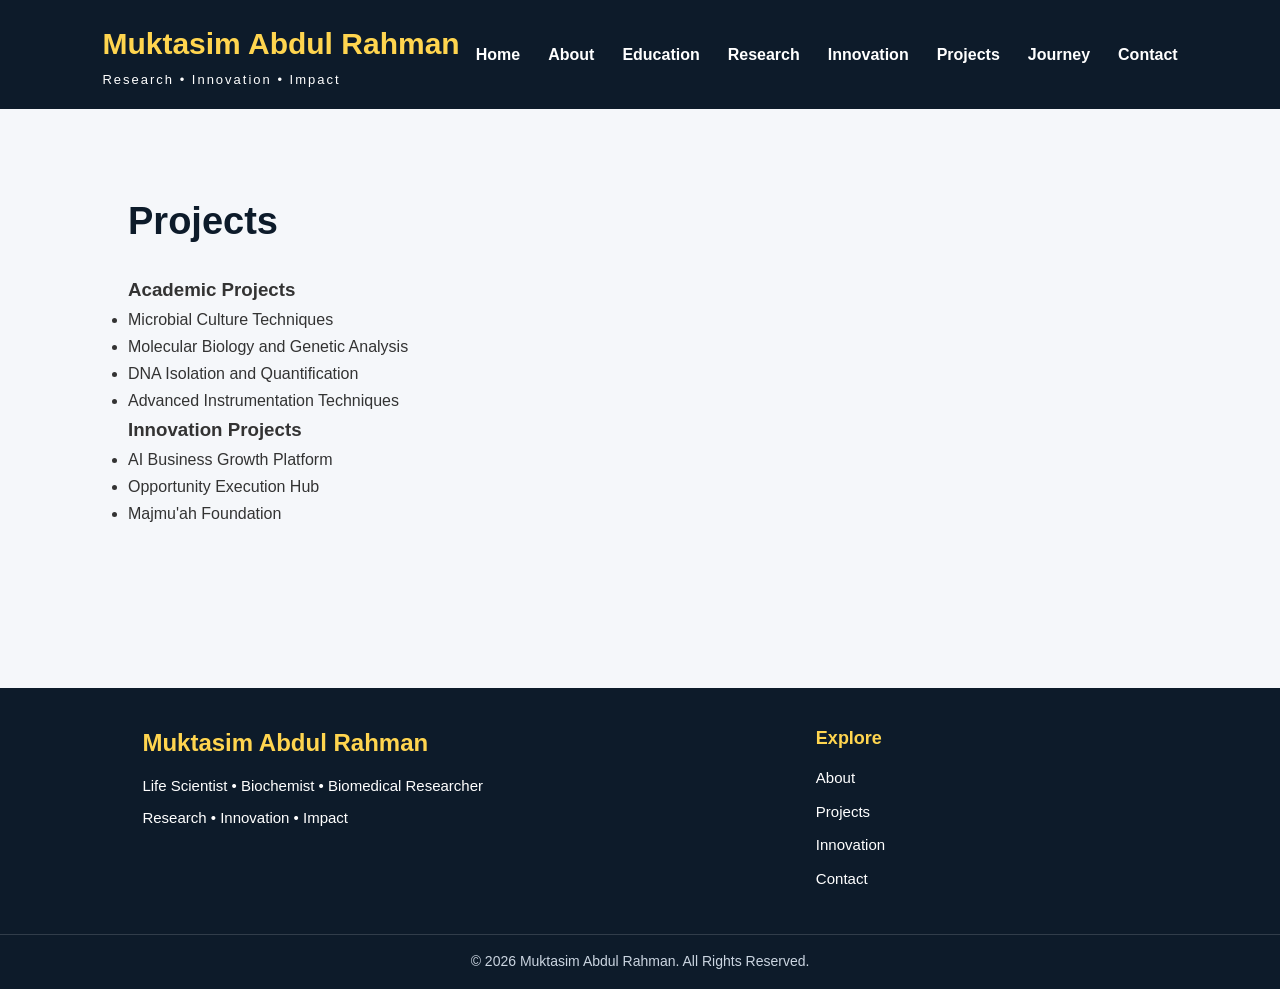
<file: projects.html>
<!DOCTYPE html>
<html lang="en">
<head>
    <meta charset="UTF-8">
    <meta name="viewport" content="width=device-width, initial-scale=1.0">
    <title>Projects | Muktasim Abdul Rahman</title>
    <link rel="stylesheet" href="css/style.css">
</head>
<body>
    <header>

    <div class="brand">

        <h1>Muktasim Abdul Rahman</h1>

        <p>Research • Innovation • Impact</p>

    </div>

    <button class="menu-toggle">

        ☰

    </button>

    <nav>

<ul>

<li><a href="index.html">Home</a></li>

<li><a href="about.html">About</a></li>

<li><a href="education.html">Education</a></li>

<li><a href="research.html">Research</a></li>

<li><a href="innovation.html">Innovation</a></li>

<li><a href="projects.html">Projects</a></li>

<li><a href="journey.html">Journey</a></li>

<li><a href="contact.html">Contact</a></li>

</ul>

</nav>
</header>
<main>
 <!-- PROJECTS -->

        <section id="projects">

            <h2>Projects</h2>

            <h3>Academic Projects</h3>

            <ul>

                <li>Microbial Culture Techniques</li>

                <li>Molecular Biology and Genetic Analysis</li>

                <li>DNA Isolation and Quantification</li>

                <li>Advanced Instrumentation Techniques</li>

            </ul>

            <h3>Innovation Projects</h3>

            <ul>

                <li>AI Business Growth Platform</li>

                <li>Opportunity Execution Hub</li>

                <li>Majmu'ah Foundation</li>

            </ul>

        </section>
    </main>
    
    <footer>

<div class="footer-container">

<div class="footer-left">

<h3>Muktasim Abdul Rahman</h3>

<p>

Life Scientist • Biochemist • Biomedical Researcher

</p>

<p>

Research • Innovation • Impact

</p>

</div>

<div class="footer-middle">

    <h4>Explore</h4>

    <a href="about.html">About</a>

    <a href="projects.html">Projects</a>

    <a href="innovation.html">Innovation</a>

    <a href="contact.html">Contact</a>

</div>

</div>

<div class="footer-bottom">

<p>

© 2026 Muktasim Abdul Rahman. All Rights Reserved.

</p>

</div>

</footer> 
<script src="js/navigation.js"></script>   
   
</body>
</html>
</file>
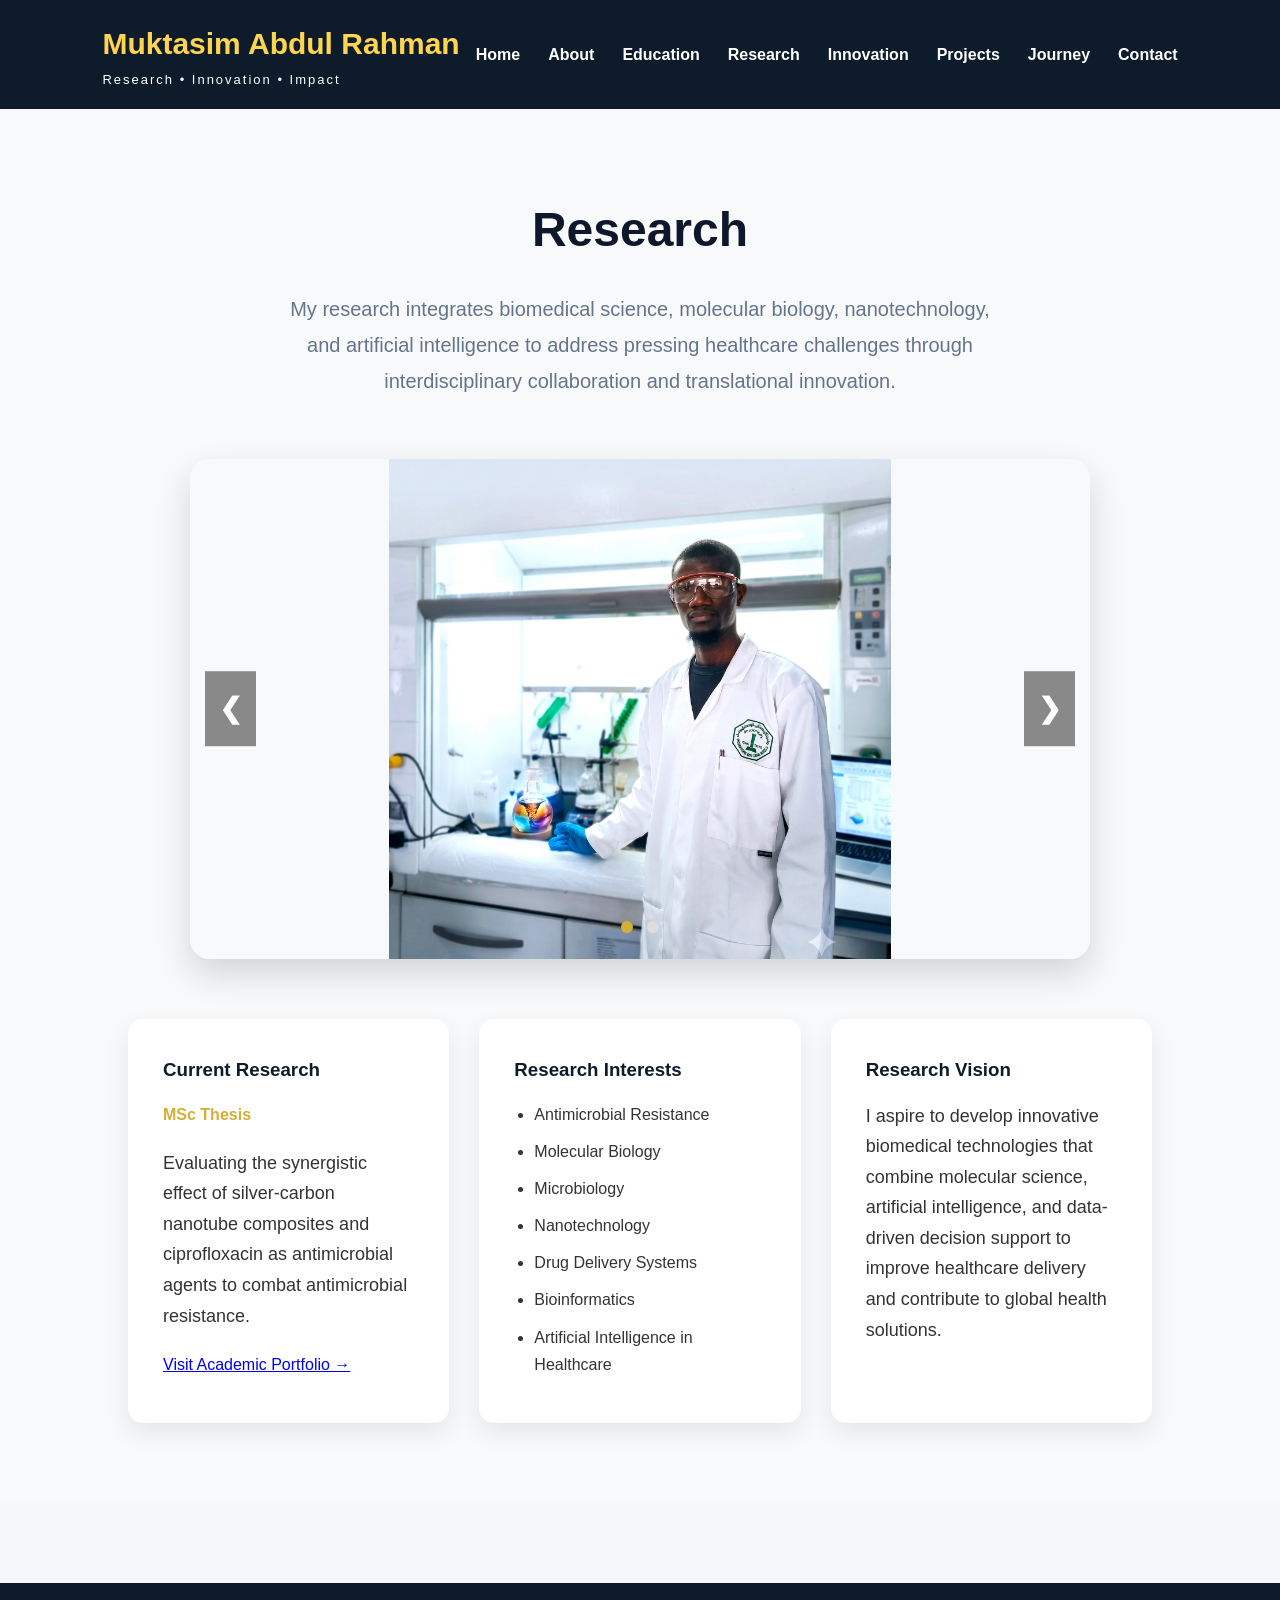
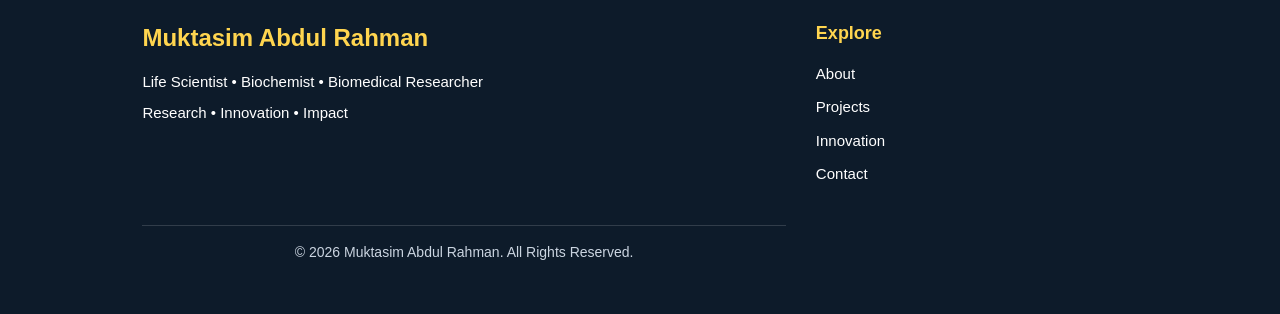
<file: research.html>
<!DOCTYPE html>
<html lang="en">
<head>
    <meta charset="UTF-8">
    <meta name="viewport" content="width=device-width, initial-scale=1.0">
    <title>Research | Muktasim Abdul Rahman</title>
    <link rel="stylesheet" href="css/style.css">
</head>
<body>
    <header>

    <div class="brand">

        <h1>Muktasim Abdul Rahman</h1>

        <p>Research • Innovation • Impact</p>

    </div>

    <button class="menu-toggle">

        ☰

    </button>

    <nav>

<ul>

<li><a href="index.html">Home</a></li>

<li><a href="about.html">About</a></li>

<li><a href="education.html">Education</a></li>

<li><a href="research.html">Research</a></li>

<li><a href="innovation.html">Innovation</a></li>

<li><a href="projects.html">Projects</a></li>

<li><a href="journey.html">Journey</a></li>

<li><a href="contact.html">Contact</a></li>

</ul>

</nav>
</header>
<main>
     <section id="research">

    <div class="section-title">

        <h2>Research</h2>

        <p>
            My research integrates biomedical science, molecular biology,
            nanotechnology, and artificial intelligence to address pressing
            healthcare challenges through interdisciplinary collaboration and
            translational innovation.
        </p>

    </div>

 <!-- Research Slideshow -->

    <div class="research-slider">

        <div class="slides fade active">

            <img src="images/research-1.jpg" alt="Research Image 1">

        </div>

        <div class="slides fade">

            <img src="images/research-2.jpg" alt="Research Image 2">

        </div>

        <div class="slides fade">

            <img src="images/research-3.jpg" alt="Research Image 3">

        </div>

        <div class="slides fade">

            <img src="images/research-4.jpg" alt="Research Image 4">

        </div>

        <!-- Add more slides here later -->

        <a class="prev">&#10094;</a>

        <a class="next">&#10095;</a>

        <div class="slider-dots">

            <span class="dot active"></span>

            <span class="dot"></span>

        </div>

    </div>


    <div class="research-grid">

        <div class="research-card">

            <h3>Current Research</h3>

            <h4>MSc Thesis</h4>

            <p>

                Evaluating the synergistic effect of silver-carbon nanotube
                composites and ciprofloxacin as antimicrobial agents to combat
                antimicrobial resistance.

            </p>
            <a href="https://bioe.kfupm.edu.sa/students/Graduate-students/current-students/current-students-details/muktasim-abdul-rahman"
               target="_blank">

                Visit Academic Portfolio →

            </a>

        </div>

        <div class="research-card">

            <h3>Research Interests</h3>

            <ul>

                <li>Antimicrobial Resistance</li>

                <li>Molecular Biology</li>

                <li>Microbiology</li>

                <li>Nanotechnology</li>

                <li>Drug Delivery Systems</li>

                <li>Bioinformatics</li>

                <li>Artificial Intelligence in Healthcare</li>

            </ul>

        </div>

        <div class="research-card">

            <h3>Research Vision</h3>

            <p>

                I aspire to develop innovative biomedical technologies that
                combine molecular science, artificial intelligence, and
                data-driven decision support to improve healthcare delivery
                and contribute to global health solutions.

            </p>

        </div>

    </div>

</section>

</main>

<footer>

<div class="footer-container">

<div class="footer-left">

<h3>Muktasim Abdul Rahman</h3>

<p>

Life Scientist • Biochemist • Biomedical Researcher

</p>

<p>

Research • Innovation • Impact

</p>
</div>

<div class="footer-middle">

    <h4>Explore</h4>

    <a href="about.html">About</a>

    <a href="projects.html">Projects</a>

    <a href="innovation.html">Innovation</a>

    <a href="contact.html">Contact</a>

</div>


<div class="footer-bottom">

<p>

© 2026 Muktasim Abdul Rahman. All Rights Reserved.

</p>

</div>

</footer>

<script src="js/navigation.js"></script>
<script src="js/research.js"></script>
   
</body>
</html>
</file>
<file: css/style.css>
/* ===========================
   RESET
=========================== */

*{
    margin:0;
    padding:0;
    box-sizing:border-box;
}

/* ===========================
   BODY
=========================== */

html{
    scroll-behavior:smooth;
}

body{

    font-family:Arial, Helvetica, sans-serif;

    background:#f5f7fa;

    color:#333;

    line-height:1.7;

}

/* ===================================
HEADER
=================================== */

header{

    position:sticky;

    top:0;

    background:#0d1b2a;

    display:flex;

    justify-content:space-between;

    align-items:center;

    padding:18px 8%;

    z-index:1000;

}

.brand h1{

    color:#FFD54F;

    font-size:30px;

}

.brand p{

    color:white;

    font-size:13px;

    letter-spacing:2px;

}

nav ul{

    display:flex;

    list-style:none;

    gap:28px;

}

nav a{

    color:white;

    text-decoration:none;

    font-weight:600;

    transition:.3s;

}

nav a:hover{

    color:#FFD54F;

}

.menu-toggle{

    display:none;

}

/* ===========================
   GENERAL SECTIONS
=========================== */

section{

    padding:80px 10%;

}

section h2{

    color:#0d1b2a;

    font-size:38px;

    margin-bottom:20px;

}

section p{

    margin-bottom:20px;

    font-size:18px;

}


/* ===========================
   HIGHLIGHTS
=========================== */

#highlights{

    background:white;

    text-align:center;

}

#highlights h2{

    margin-bottom:50px;

}

.highlight-container{

    display:grid;

    grid-template-columns:repeat(auto-fit,minmax(250px,1fr));

    gap:30px;

}

.card{

    background:white;

    padding:35px;

    border-radius:15px;

    box-shadow:0 10px 25px rgba(0,0,0,.08);

    transition:.3s;

}

.card:hover{

    transform:translateY(-10px);

}

.card h3{

    color:#0d1b2a;

    margin-bottom:20px;

}

.card p{

    font-size:16px;

    color:#555;

}
.hero {
    background:
        radial-gradient(circle at top left,
        rgba(25,118,210,0.08) 0%,
        transparent 45%),
        radial-gradient(circle at bottom right,
        rgba(255,193,7,0.05) 0%,
        transparent 35%),
        linear-gradient(
            135deg,
            #f8fafc 0%,
            #f3f6fb 50%,
            #eef3f9 100%
        );
}
/* ===========================
   SECTION TITLE
=========================== */

.section-title{

    text-align:center;

    margin-bottom:60px;

}

.section-title h2{

    font-size:42px;

    color:#0d1b2a;

}

.section-title p{

    max-width:700px;

    margin:20px auto;

    color:#666;

    font-size:18px;

}

/* ===========================
   EDUCATION TIMELINE
=========================== */

.timeline{

    position:relative;

    max-width:1000px;

    margin:auto;

}

.timeline::before{

    content:"";

    position:absolute;

    left:180px;

    width:4px;

    background:#d4af37;

    top:0;

    bottom:0;

}

.timeline-item{

    display:flex;

    margin-bottom:60px;

}

.timeline-year{

    width:170px;

    font-weight:bold;

    color:#0d1b2a;

    font-size:20px;

    text-align:right;

    padding-right:30px;

}

.timeline-content{

    background:white;

    padding:30px;

    border-radius:15px;

    box-shadow:0 10px 25px rgba(0,0,0,.08);

    flex:1;

}

.timeline-content h3{

    color:#0d1b2a;

    margin-bottom:10px;

}

.timeline-content h4{

    color:#d4af37;

    margin-bottom:20px;

}
/* ===========================
   RESEARCH
=========================== */

#research{

    background:#f8f9fb;

}

.research-grid{

    display:grid;

    grid-template-columns:repeat(auto-fit,minmax(320px,1fr));

    gap:30px;

}

.research-card{

    background:white;

    padding:35px;

    border-radius:15px;

    box-shadow:0 10px 25px rgba(0,0,0,.08);

    transition:.3s;

}

.research-card:hover{

    transform:translateY(-8px);

}

.research-card h3{

    color:#0d1b2a;

    margin-bottom:15px;

}

.research-card h4{

    color:#d4af37;

    margin-bottom:20px;

}

.research-card ul{

    margin-left:20px;

}

.research-card li{

    margin-bottom:10px;

}
/* ===========================
   INNOVATION
=========================== */

#innovation{

    background:white;

}

/* ===========================
   Innovation & Technology Cards
=========================== */

.innovation-grid{
    display:grid;
    grid-template-columns:repeat(auto-fit,minmax(500px,1fr));
    gap:35px;
    margin-top:40px;
}

/* Card */

.innovation-card{
    background:#fff;
    border-radius:22px;
    overflow:hidden;
    box-shadow:0 18px 45px rgba(0,0,0,.08);
    transition:.35s ease;
    display:flex;
    flex-direction:column;
}

.innovation-card:hover{
    transform:translateY(-8px);
    box-shadow:0 25px 60px rgba(0,0,0,.15);
}

/* Image */

.innovation-card img{
    width:100%;
    height:320px;
    object-fit:cover;
    object-position:center;
    display:block;
}

/* Card Body */

.innovation-content{
    padding:30px;
    flex:1;
}

/* Title */

.innovation-content h3{
    font-size:2rem;
    font-weight:700;
    color:#0d2340;
    margin-bottom:18px;
    line-height:1.25;
}

/* Description */

.innovation-content p{
    font-size:1.2rem;
    line-height:1.8;
    color:#5d6b82;
    margin-bottom:0;
}

/* Remove any text overlay from images */

.image-overlay{
    display:none;
}

/* Mobile */

@media (max-width:768px){

    .innovation-grid{
        grid-template-columns:1fr;
    }

    .innovation-card img{
        height:240px;
    }

    .innovation-content{
        padding:24px;
    }

    .innovation-content h3{
        font-size:1.6rem;
    }

    .innovation-content p{
        font-size:1.05rem;
    }

}
.about-top{
    display:flex;
    align-items:flex-start;
    gap:60px;
    margin-bottom:40px;
}

.about-image{
    flex:0 0 360px;
}

.about-image img{
    width:100%;
    border-radius:20px;
}

.about-intro{
    flex:1;
}

.about-top{
    display:flex;
    gap:60px;
    align-items:flex-start;
    margin-bottom:40px;
}

.about-image{
    flex:0 0 360px;
}

.about-image img{
    width:100%;
    border-radius:20px;
    display:block;
}

.about-intro{
    flex:1;
}

.about-content{
    width:100%;
}

.about-content p{
    margin-bottom:28px;
}
.education{

    padding:100px 8%;
    background:#f8fafc;

}

.section-title{

    text-align:center;
    margin-bottom:60px;

}

.section-title h2{

    font-size:48px;
    margin-bottom:20px;
    color:#0f172a;

}

.section-title p{

    font-size:20px;
    color:#64748b;
    max-width:700px;
    margin:auto;
    line-height:1.8;

}

.edu-card{

    display:grid;
    grid-template-columns:40% 60%;

    background:#fff;

    margin-bottom:50px;

    border-radius:18px;

    overflow:hidden;

    box-shadow:0 15px 35px rgba(0,0,0,.12);

    transition:.35s;

}

.edu-card:hover{

    transform:translateY(-8px);

}

.edu-image{

    overflow:hidden;

}

.edu-image img{

    width:100%;
    height:100%;
    object-fit:cover;
    display:block;

}

.edu-content{

    padding:45px;

}

.edu-year{

    display:inline-block;

    background:#FFD54F;

    color:#000;

    padding:8px 18px;

    border-radius:30px;

    font-weight:600;

    margin-bottom:20px;

}

.edu-content h3{

    font-size:32px;

    margin-bottom:12px;

    color:#0f172a;

}

.edu-content h4{

    color:#D4A017;

    margin-bottom:25px;

    font-size:22px;

}

.edu-content p{

    font-size:18px;

    line-height:1.8;

    color:#475569;

}

@media(max-width:900px){

.edu-card{

grid-template-columns:1fr;

}

.edu-image{

height:280px;

}

.edu-content{

padding:30px;

}

.section-title h2{

font-size:38px;

}

.edu-content h3{

font-size:26px;

}

}
/* ===================================
   RESEARCH IMAGE SLIDER
===================================*/

.research-slider{
    position: relative;
    max-width: 900px;
    width: 100%;
    margin: 40px auto 60px;
    border-radius: 20px;
    overflow: hidden;
    box-shadow: 0 15px 35px rgba(0,0,0,.15);
    background: #fff;
}

.slides{

    display:none;

    width:100%;

}

.slides.active{

    display:block;

}

.slides img{
    width:100%;
    height:500px;
    object-fit:contain;
    display:block;
    background:#f8f9fb;
}

.slides img:hover{

    transform:scale(1.02);

}

.fade{

    animation:fadeEffect 1s;

}

@keyframes fadeEffect{

    from{

        opacity:.3;

    }

    to{

        opacity:1;

    }

}

.prev,
.next{

    position:absolute;

    top:50%;

    transform:translateY(-50%);

    font-size:28px;

    font-weight:bold;

    padding:14px;

    cursor:pointer;

    color:white;

    background:rgba(0,0,0,.45);

    user-select:none;

    transition:.3s;

}

.prev{

    left:15px;

}

.next{

    right:15px;

}

.prev:hover,
.next:hover{

    background:#d4af37;

}

.slider-dots{

    position:absolute;

    bottom:18px;

    width:100%;

    text-align:center;

}

.dot{

    display:inline-block;

    width:12px;

    height:12px;

    margin:0 5px;

    border-radius:50%;

    background:#ddd;

    cursor:pointer;

}

.dot.active{

    background:#d4af37;

}

@media(max-width:768px){

.slides img{

height:320px;

}

}
/*====================================
            GALLERY
====================================*/

#gallery{

    background:#f8fafc;

}

.gallery-category{

    margin-top:70px;

}

.gallery-category h3{

    font-size:32px;

    color:#0f172a;

    margin-bottom:30px;

    padding-left:5px;

}

.gallery-grid{

    display:grid;

    grid-template-columns:repeat(auto-fit,minmax(320px,1fr));

    gap:30px;

}

.gallery-card{

    background:#fff;

    border-radius:18px;

    overflow:hidden;

    box-shadow:0 15px 35px rgba(0,0,0,.10);

    transition:.35s;

}

.gallery-card:hover{

    transform:translateY(-8px);

}

.gallery-card img{

    width:100%;

    height:260px;

    object-fit:cover;

    display:block;

    transition:.5s;

}

.gallery-card:hover img{

    transform:scale(1.05);

}

.gallery-content{

    padding:25px;

}

.gallery-content h4{

    color:#0f172a;

    margin-bottom:15px;

    font-size:22px;

}

.gallery-content p{

    color:#64748b;

    font-size:16px;

    line-height:1.8;

}

@media(max-width:768px){

.gallery-category h3{

    font-size:26px;

}

.gallery-card img{

    height:220px;

}
}

/*====================================
            CONTACT
====================================*/

#contact{

    background:#ffffff;

}

.contact-container{

    display:grid;

    grid-template-columns:repeat(auto-fit,minmax(420px,1fr));

    gap:40px;

    margin-top:50px;

}

.contact-card{

    background:#f8fafc;

    padding:40px;

    border-radius:18px;

    box-shadow:0 12px 30px rgba(0,0,0,.08);

}

.contact-card h3{

    color:#0f172a;

    margin-bottom:30px;

    font-size:28px;

}

.contact-item{

    display:flex;

    gap:18px;

    margin-bottom:30px;

}

.contact-item span{

    font-size:28px;

}

.contact-item strong{

    color:#0f172a;

}

.contact-item p{

    margin-top:6px;

    color:#64748b;

}

.contact-item a{

    color:#0d1b2a;

    text-decoration:none;

}

.contact-link{

    display:block;

    padding:16px 20px;

    margin-bottom:18px;

    background:white;

    border-radius:12px;

    text-decoration:none;

    color:#0d1b2a;

    font-weight:600;

    transition:.3s;

    border-left:5px solid #d4af37;

}

.contact-link:hover{

    background:#d4af37;

    color:white;

    transform:translateX(8px);

}
/*====================================
            FOOTER
====================================*/

footer{

    background:#0d1b2a;

    color:white;

    margin-top:80px;

}

.footer-container{

    max-width:1200px;

    margin:auto;

    padding:35px 8%;

    display:grid;

    grid-template-columns:2fr 1fr;

    gap:30px;

    align-items:start;

}

.footer-left h3{

    color:#FFD54F;

    margin-bottom:10px;

    font-size:24px;

}

.footer-left p{

    margin-bottom:6px;

    font-size:15px;

}

.footer-middle h4{

    color:#FFD54F;

    margin-bottom:12px;

    font-size:18px;

}

.footer-middle a{

    display:block;

    margin-bottom:8px;

    color:white;

    text-decoration:none;

    font-size:15px;

    transition:.3s;

}

.footer-middle a:hover{

    color:#FFD54F;

}

.footer-bottom{

    text-align:center;

    border-top:1px solid rgba(255,255,255,.15);

    padding:15px;

    color:#cbd5e1;

    font-size:14px;

}
/* HERO */

.hero{
    display:flex;
    align-items:center;
    min-height:calc(100vh - 90px);   /* Navbar height */
    width:100%;
}

/* LEFT SIDE */
.hero-image{
    flex:0 0 40%;
    height:calc(100vh - 90px);
    overflow:hidden;
    display:flex;
    align-items:flex-end;
    justify-content:center;
}

.hero-image img{
    height:100%;
    width:auto;
    display:block;
}

/* RIGHT SIDE */
.hero-content h1{
    font-size:4rem;      /* was 5rem */
    line-height:1.05;
    margin-bottom:18px;
    font-weight:800;
}

.hero-content h2{
    font-size:2rem;      /* was 2.5rem */
    margin-bottom:18px;
    color:#3d63b8;
}

.hero-content h3{
    font-size:1.35rem;   /* was 2rem */
    line-height:1.5;
    margin-bottom:30px;
    font-weight:600;
}

.tagline{
    font-size:2.2rem;    /* was 3rem */
    line-height:1.35;
    margin-bottom:28px;
    font-weight:600;
}

.intro{
    font-size:1.2rem;    /* was 1.6rem */
    line-height:1.8;
    margin-bottom:35px;
}

/* BUTTONS */

.buttons{
    display:flex;
    flex-wrap:nowrap;
    gap:12px;
    margin-top:10px;
}

.buttons a{
    padding:10px 18px;
    font-size:0.95rem;
    white-space:nowrap;
}

/* MOBILE */

@media(max-width:992px){

.hero{

    flex-direction:column;

    height:auto;

}

.hero-image{

    width:100%;

    height:500px;

}

.hero-content{

    width:100%;

    padding:50px 30px;

}

.hero-content h1{

    font-size:42px;

}

.hero-content h2{

    font-size:24px;

}

.hero-content h3{

    font-size:18px;

}

.tagline{

    font-size:22px;

}

.intro{

    font-size:18px;

}

}
/* ===============================
MOBILE NAVIGATION
=============================== */

@media(max-width:900px){

header{

    flex-wrap:wrap;

}

.menu-toggle{

    display:block;

    background:none;

    border:none;

    color:white;

    font-size:34px;

    cursor:pointer;

}

nav{

    display:none;

    width:100%;

}

nav.active{

    display:block;

}

nav ul{

    flex-direction:column;

    gap:18px;

    margin-top:25px;

    text-align:center;

}


    /* HERO */

    .hero{
    padding:40px 20px;
}
    .hero-content{

    display:flex;

    justify-content:space-between;

    align-items:center;

    gap:80px;
}

    .hero-content{

    display:flex;

    flex-direction:column;

    justify-content:center;

    align-items:center;

    text-align:center;

    gap:30px;

}

    .hero-image{

        order:-1;
    }

    .hero-image img{

        width:240px;

        margin-bottom:25px;

    }

    .hero-text h2{

        font-size:36px;

    }

    .hero-content h3{

        font-size:22px;

    }

    .hero-content h4{

        font-size:18px;

    }

    .hero-content p{

        font-size:16px;

    }

    /* BUTTONS */

    .hero-buttons{

        display:flex;

        flex-direction:column;

        align-items:center;

        gap:15px;

    }

    .btn{

        width:100%;

        max-width:280px;

        text-align:center;

    }

    /* SECTIONS */

    section{

        padding:60px 20px;

    }

    /* TIMELINE */

    .timeline::before{

        display:none;

    }

    .timeline-item{

        flex-direction:column;

    }

    .timeline-year{

        width:100%;

        text-align:left;

        padding:0;

        margin-bottom:15px;

    }

    /* CARDS */

    .highlight-container,

    .research-grid,

    .innovation-grid,

    .gallery-grid,

    .stats-container{

        grid-template-columns:1fr;

    }

    /* IMAGES */

    img{

        max-width:100%;

        height:auto;

    }

}
@media (max-width:900px){

    .about-top{
        flex-direction:column;
    }

    .about-image{
        width:100%;
        max-width:350px;
        margin:auto;
    }

}
</file>
